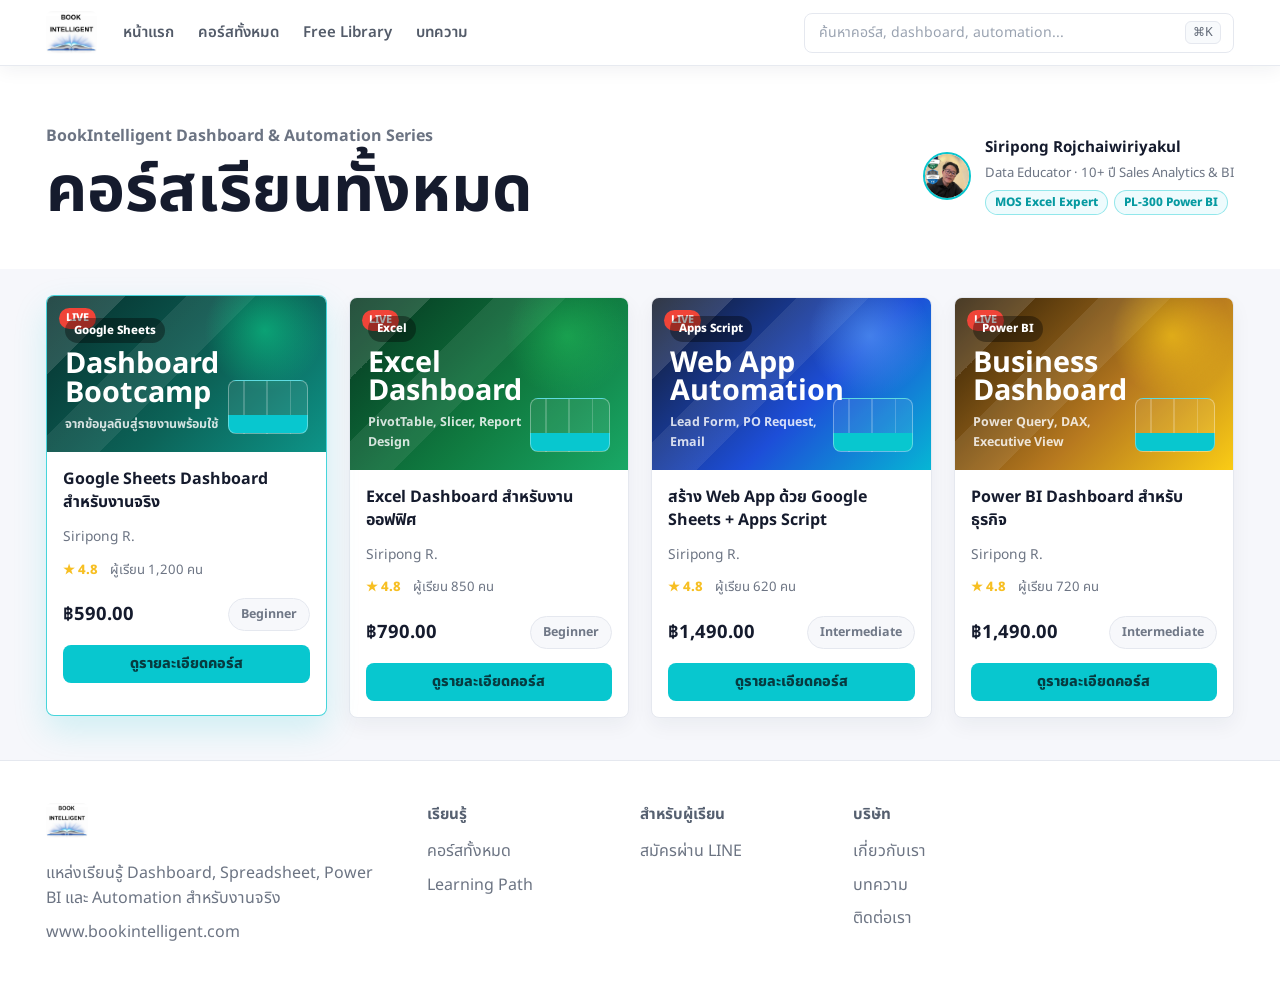
<file: site/index.html>
<!doctype html>
<html lang="th">
<head>
  <meta charset="utf-8">
  <meta name="viewport" content="width=device-width, initial-scale=1">
  <title>BookIntelligent Courses</title>
  <link rel="icon" href="assets/images/logo.jpg">
  <link rel="preconnect" href="https://fonts.googleapis.com">
  <link rel="preconnect" href="https://fonts.gstatic.com" crossorigin>
  <link href="https://fonts.googleapis.com/css2?family=Noto+Sans+Thai:wght@400;500;600;700;800&display=swap" rel="stylesheet">
  <link rel="stylesheet" href="assets/css/styles.css">
</head>
<body>
  <div class="bi-shell">
    <header class="bi-topbar">
      <a class="bi-brand" href="index.html">
        <img src="assets/images/logo.jpg" class="bi-logo" height="44" alt="BookIntelligent">
      </a>
      <nav class="bi-nav" aria-label="Main navigation">
        <a href="index.html">หน้าแรก</a>
        <a href="#courses">คอร์สทั้งหมด</a>
        <a href="https://www.bookintelligent.com/category/template-free/">Free Library</a>
        <a href="https://www.bookintelligent.com/blog/">บทความ</a>
      </nav>
      <form class="bi-search" role="search" id="course-search-form">
        <input id="course-search" type="search" placeholder="ค้นหาคอร์ส, dashboard, automation..." aria-label="ค้นหาคอร์ส">
        <kbd>⌘K</kbd>
      </form>
    </header>

    <main>
      <section class="bi-page-head">
        <div>
          <p>BookIntelligent Dashboard & Automation Series</p>
          <h1>คอร์สเรียนทั้งหมด</h1>
        </div>
        <div class="bi-author-bar">
          <img src="assets/images/siripong-profile.jpg" alt="Siripong Rojchaiwiriyakul" class="bi-author-avatar">
          <div class="bi-author-info">
            <strong>Siripong Rojchaiwiriyakul</strong>
            <span>Data Educator · 10+ ปี Sales Analytics & BI</span>
            <div class="bi-cert-badges">
              <span>MOS Excel Expert</span>
              <span>PL-300 Power BI</span>
            </div>
          </div>
        </div>
      </section>

      <section id="courses" class="bi-catalog">
        <article class="bi-course-card bi-course-card--active" data-course="google sheets dashboard sales expense task spreadsheet beginner">
          <a class="bi-thumb bi-thumb--sheets" href="courses/google-sheets-dashboard.html" aria-label="Google Sheets Dashboard">
            <span class="bi-live">LIVE</span>
            <span class="bi-thumb__tag">Google Sheets</span>
            <strong>Dashboard<br>Bootcamp</strong>
            <small>จากข้อมูลดิบสู่รายงานพร้อมใช้</small>
          </a>
          <div class="bi-course-card__body">
            <h2><a href="courses/google-sheets-dashboard.html">Google Sheets Dashboard สำหรับงานจริง</a></h2>
            <p class="bi-teacher">Siripong R.</p>
            <div class="bi-meta">
              <span class="bi-rating">★ 4.8</span>
              <span>ผู้เรียน 1,200 คน</span>
            </div>
            <div class="bi-card-foot">
              <strong>฿590.00</strong>
              <span>Beginner</span>
            </div>
            <a class="bi-line-link" href="courses/google-sheets-dashboard.html">ดูรายละเอียดคอร์ส</a>
          </div>
        </article>

        <article class="bi-course-card" data-course="excel dashboard pivot table pivotchart slicer timeline office beginner">
          <a class="bi-thumb bi-thumb--excel" href="courses/excel-dashboard.html" aria-label="Excel Dashboard">
            <span class="bi-live">LIVE</span>
            <span class="bi-thumb__tag">Excel</span>
            <strong>Excel<br>Dashboard</strong>
            <small>PivotTable, Slicer, Report Design</small>
          </a>
          <div class="bi-course-card__body">
            <h2><a href="courses/excel-dashboard.html">Excel Dashboard สำหรับงานออฟฟิศ</a></h2>
            <p class="bi-teacher">Siripong R.</p>
            <div class="bi-meta">
              <span class="bi-rating">★ 4.8</span>
              <span>ผู้เรียน 850 คน</span>
            </div>
            <div class="bi-card-foot">
              <strong>฿790.00</strong>
              <span>Beginner</span>
            </div>
            <a class="bi-line-link" href="courses/excel-dashboard.html">ดูรายละเอียดคอร์ส</a>
          </div>
        </article>

        <article class="bi-course-card" data-course="web app apps script google sheets automation lead form booking po request intermediate">
          <a class="bi-thumb bi-thumb--app" href="courses/apps-script-webapp.html" aria-label="Web App Apps Script">
            <span class="bi-live">LIVE</span>
            <span class="bi-thumb__tag">Apps Script</span>
            <strong>Web App<br>Automation</strong>
            <small>Lead Form, PO Request, Email</small>
          </a>
          <div class="bi-course-card__body">
            <h2><a href="courses/apps-script-webapp.html">สร้าง Web App ด้วย Google Sheets + Apps Script</a></h2>
            <p class="bi-teacher">Siripong R.</p>
            <div class="bi-meta">
              <span class="bi-rating">★ 4.8</span>
              <span>ผู้เรียน 620 คน</span>
            </div>
            <div class="bi-card-foot">
              <strong>฿1,490.00</strong>
              <span>Intermediate</span>
            </div>
            <a class="bi-line-link" href="courses/apps-script-webapp.html">ดูรายละเอียดคอร์ส</a>
          </div>
        </article>

        <article class="bi-course-card" data-course="power bi dashboard dax power query data model business intelligence intermediate">
          <a class="bi-thumb bi-thumb--powerbi" href="courses/power-bi-dashboard.html" aria-label="Power BI Dashboard">
            <span class="bi-live">LIVE</span>
            <span class="bi-thumb__tag">Power BI</span>
            <strong>Business<br>Dashboard</strong>
            <small>Power Query, DAX, Executive View</small>
          </a>
          <div class="bi-course-card__body">
            <h2><a href="courses/power-bi-dashboard.html">Power BI Dashboard สำหรับธุรกิจ</a></h2>
            <p class="bi-teacher">Siripong R.</p>
            <div class="bi-meta">
              <span class="bi-rating">★ 4.8</span>
              <span>ผู้เรียน 720 คน</span>
            </div>
            <div class="bi-card-foot">
              <strong>฿1,490.00</strong>
              <span>Intermediate</span>
            </div>
            <a class="bi-line-link" href="courses/power-bi-dashboard.html">ดูรายละเอียดคอร์ส</a>
          </div>
        </article>
      </section>
      <p class="bi-empty" id="course-empty" hidden>ไม่พบคอร์สที่ตรงกับคำค้นหา</p>
    </main>

    <footer class="bi-footer">
      <div>
        <a class="bi-brand bi-brand--footer" href="index.html">
          <img src="assets/images/logo.jpg" class="bi-logo bi-logo--sm" height="36" alt="BookIntelligent">
        </a>
        <p>แหล่งเรียนรู้ Dashboard, Spreadsheet, Power BI และ Automation สำหรับงานจริง</p>
        <a href="https://www.bookintelligent.com/" target="_blank" rel="noopener">www.bookintelligent.com</a>
      </div>
      <div>
        <h3>เรียนรู้</h3>
        <a href="#courses">คอร์สทั้งหมด</a>
        <a href="#courses">Learning Path</a>
      </div>
      <div>
        <h3>สำหรับผู้เรียน</h3>
        <a href="https://line.me/R/ti/p/%40741imcyw" target="_blank" rel="noopener">สมัครผ่าน LINE</a>
      </div>
      <div>
        <h3>บริษัท</h3>
        <a href="https://www.bookintelligent.com/siripong-rojchaiwiriyakul/" target="_blank" rel="noopener">เกี่ยวกับเรา</a>
        <a href="https://www.bookintelligent.com/blog/" target="_blank" rel="noopener">บทความ</a>
        <a href="https://line.me/R/ti/p/%40741imcyw" target="_blank" rel="noopener">ติดต่อเรา</a>
      </div>
    </footer>
  </div>
  <script>
    const searchInput = document.querySelector("#course-search");
    const cards = Array.from(document.querySelectorAll(".bi-course-card"));
    const emptyState = document.querySelector("#course-empty");
    document.querySelector("#course-search-form").addEventListener("submit", (event) => {
      event.preventDefault();
    });
    searchInput.addEventListener("input", () => {
      const query = searchInput.value.trim().toLowerCase();
      let visibleCount = 0;
      cards.forEach((card) => {
        const text = `${card.textContent} ${card.dataset.course}`.toLowerCase();
        const isVisible = text.includes(query);
        card.hidden = !isVisible;
        if (isVisible) visibleCount += 1;
      });
      emptyState.hidden = visibleCount !== 0;
    });
  </script>
</body>
</html>
</file>
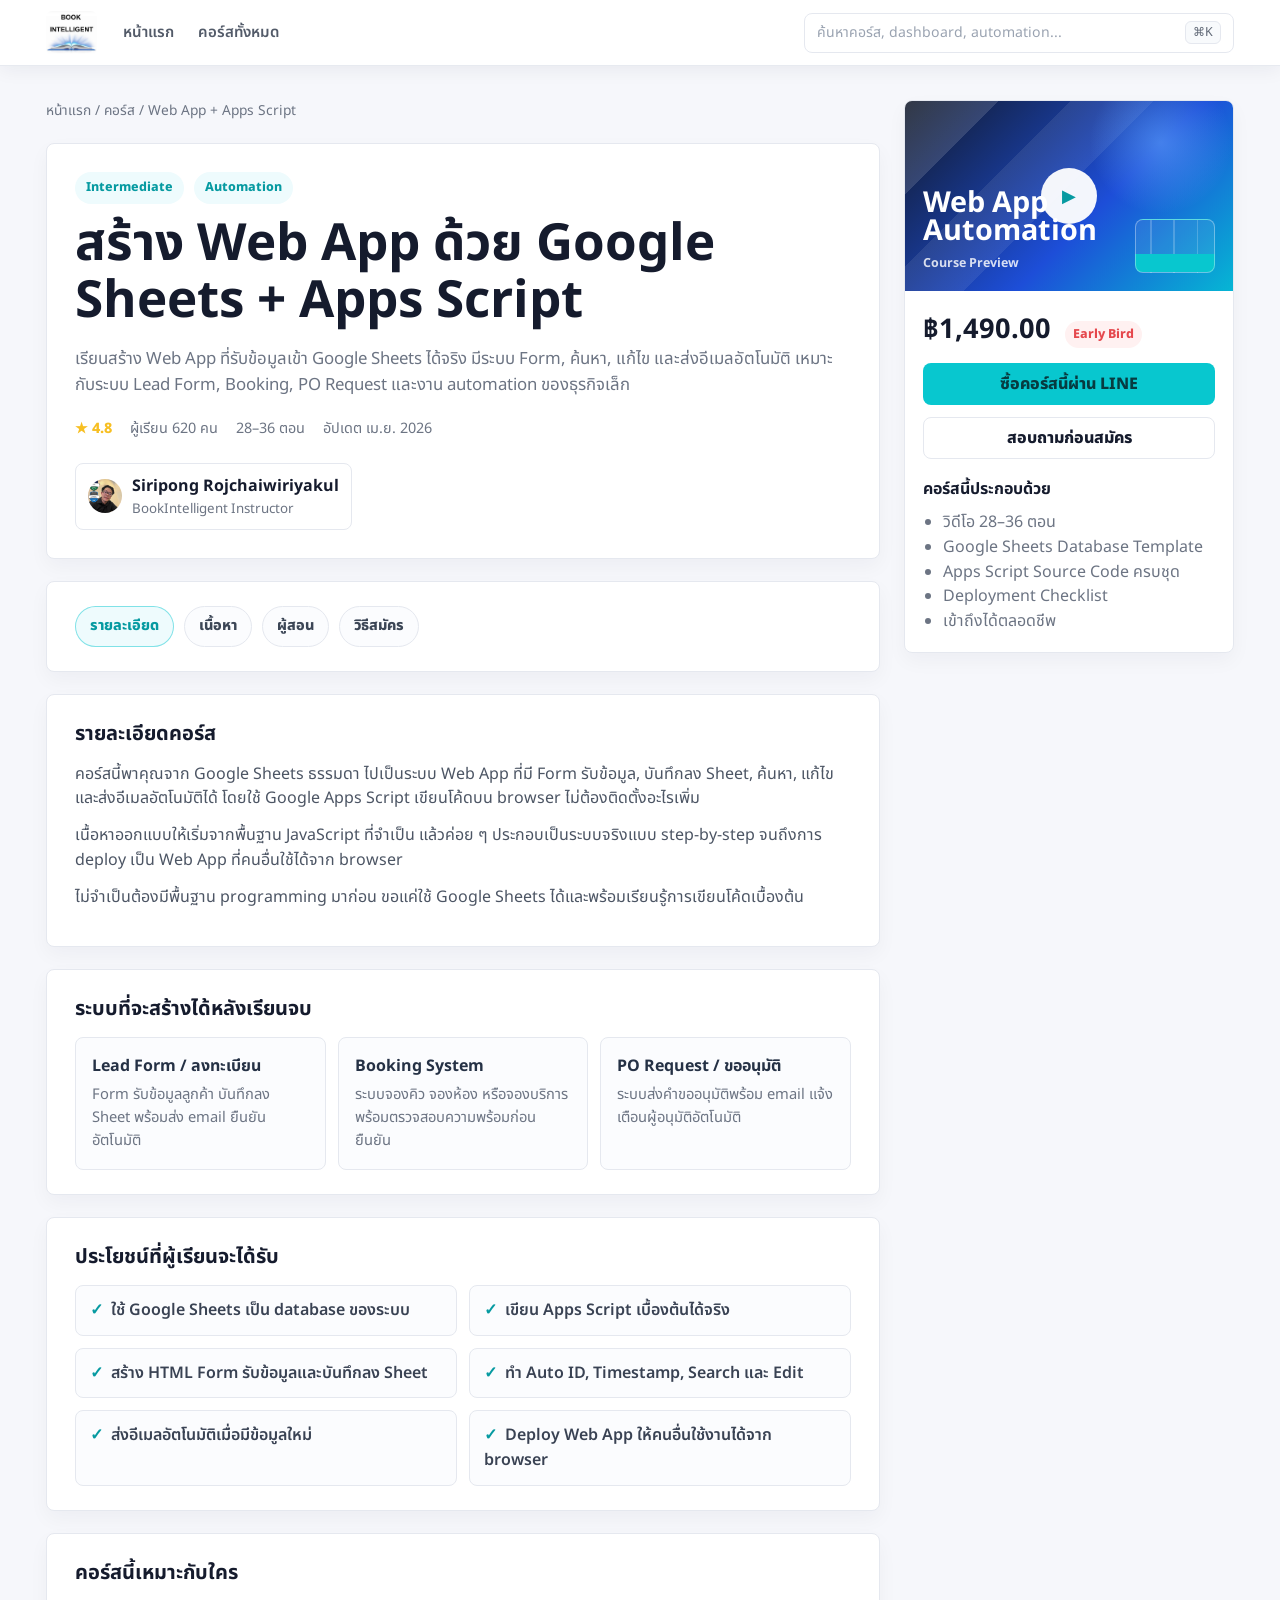
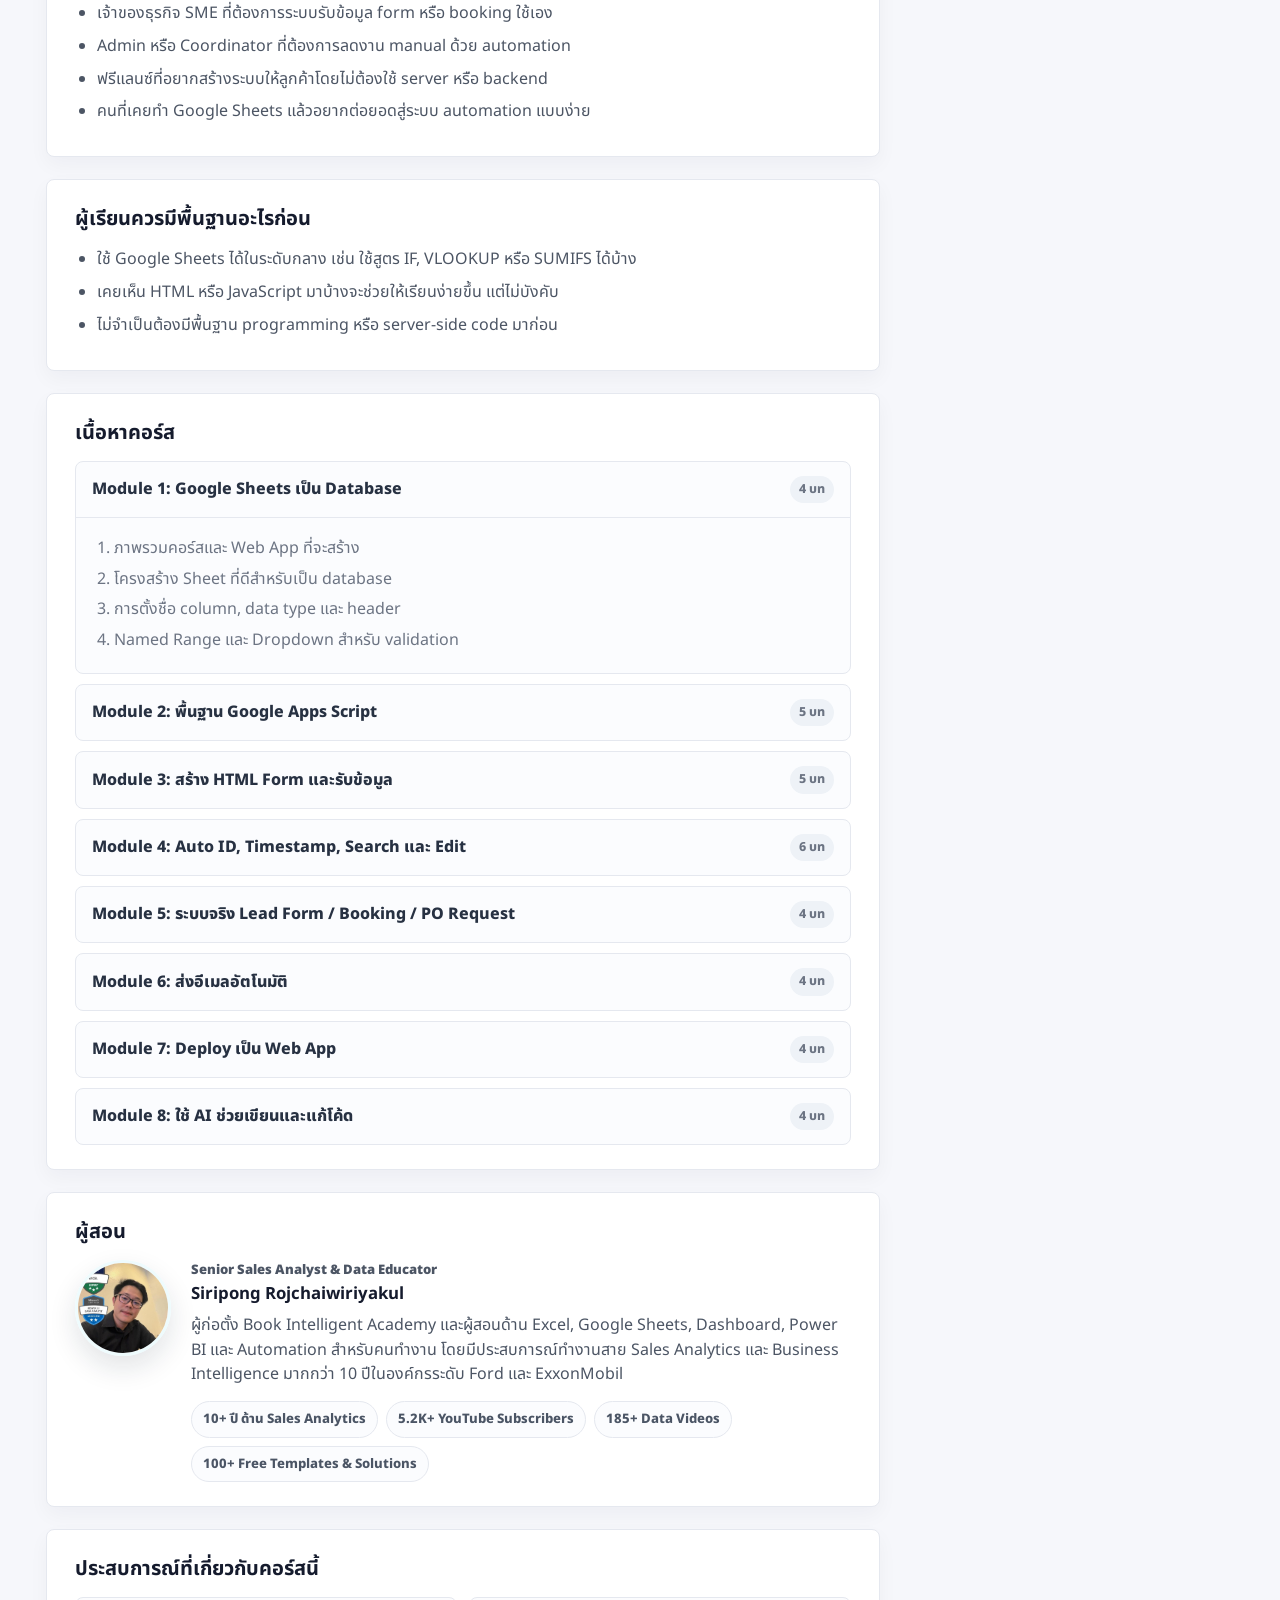
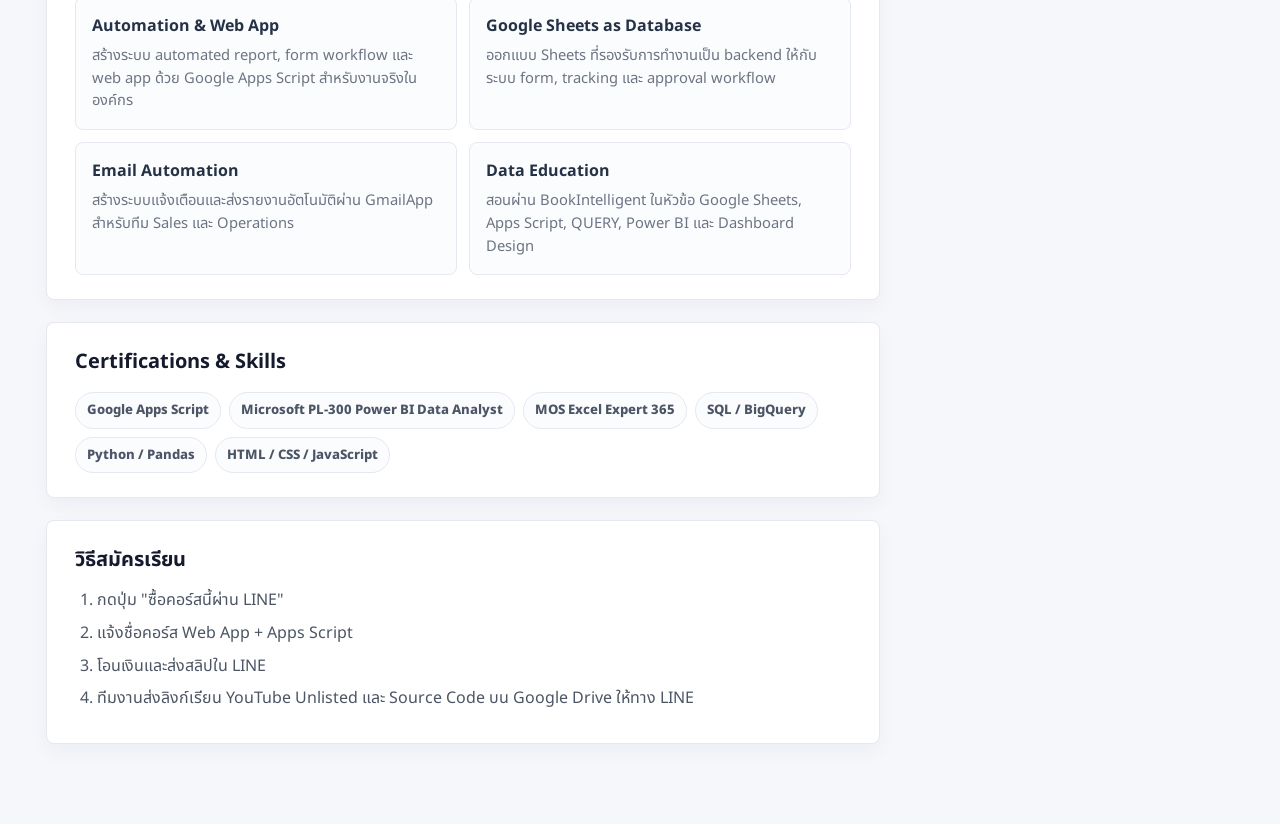
<file: site/courses/apps-script-webapp.html>
<!doctype html>
<html lang="th">
<head>
  <meta charset="utf-8">
  <meta name="viewport" content="width=device-width, initial-scale=1">
  <title>สร้าง Web App ด้วย Google Sheets + Apps Script — BookIntelligent</title>
  <link rel="icon" href="../assets/images/logo.jpg">
  <link rel="preconnect" href="https://fonts.googleapis.com">
  <link rel="preconnect" href="https://fonts.gstatic.com" crossorigin>
  <link href="https://fonts.googleapis.com/css2?family=Noto+Sans+Thai:wght@400;500;600;700;800&display=swap" rel="stylesheet">
  <link rel="stylesheet" href="../assets/css/styles.css">
</head>
<body>
  <div class="bi-shell">
    <header class="bi-topbar">
      <a class="bi-brand" href="../index.html">
        <img src="../assets/images/logo.jpg" class="bi-logo" height="44" alt="BookIntelligent">
      </a>
      <nav class="bi-nav" aria-label="Main navigation">
        <a href="../index.html">หน้าแรก</a>
        <a href="../index.html#courses">คอร์สทั้งหมด</a>
      </nav>
      <form class="bi-search" role="search">
        <span>ค้นหาคอร์ส, dashboard, automation...</span>
        <kbd>⌘K</kbd>
      </form>
    </header>

    <main class="bi-detail-wrap">
      <section class="bi-detail-main">
        <p class="bi-breadcrumb">หน้าแรก / คอร์ส / Web App + Apps Script</p>
        <div class="bi-detail-hero">
          <span class="bi-pill">Intermediate</span>
          <span class="bi-pill">Automation</span>
          <h1>สร้าง Web App ด้วย Google Sheets + Apps Script</h1>
          <p>เรียนสร้าง Web App ที่รับข้อมูลเข้า Google Sheets ได้จริง มีระบบ Form, ค้นหา, แก้ไข และส่งอีเมลอัตโนมัติ เหมาะกับระบบ Lead Form, Booking, PO Request และงาน automation ของธุรกิจเล็ก</p>
          <div class="bi-detail-meta">
            <span class="bi-rating">★ 4.8</span>
            <span>ผู้เรียน 620 คน</span>
            <span>28–36 ตอน</span>
            <span>อัปเดต เม.ย. 2026</span>
          </div>
          <div class="bi-instructor">
            <img src="../assets/images/siripong-profile.jpg" alt="Siripong" style="width:34px;height:34px;border-radius:50%;object-fit:cover;">
            <div>
              <strong>Siripong Rojchaiwiriyakul</strong>
              <small>BookIntelligent Instructor</small>
            </div>
          </div>
        </div>

        <section class="bi-content-box">
          <div class="bi-tabbar" aria-label="Course sections">
            <a href="#details">รายละเอียด</a>
            <a href="#curriculum">เนื้อหา</a>
            <a href="#instructor">ผู้สอน</a>
            <a href="#payment">วิธีสมัคร</a>
          </div>
        </section>

        <section id="details" class="bi-content-box">
          <h2>รายละเอียดคอร์ส</h2>
          <p>คอร์สนี้พาคุณจาก Google Sheets ธรรมดา ไปเป็นระบบ Web App ที่มี Form รับข้อมูล, บันทึกลง Sheet, ค้นหา, แก้ไข และส่งอีเมลอัตโนมัติได้ โดยใช้ Google Apps Script เขียนโค้ดบน browser ไม่ต้องติดตั้งอะไรเพิ่ม</p>
          <p>เนื้อหาออกแบบให้เริ่มจากพื้นฐาน JavaScript ที่จำเป็น แล้วค่อย ๆ ประกอบเป็นระบบจริงแบบ step-by-step จนถึงการ deploy เป็น Web App ที่คนอื่นใช้ได้จาก browser</p>
          <p>ไม่จำเป็นต้องมีพื้นฐาน programming มาก่อน ขอแค่ใช้ Google Sheets ได้และพร้อมเรียนรู้การเขียนโค้ดเบื้องต้น</p>
        </section>

        <section class="bi-content-box">
          <h2>ระบบที่จะสร้างได้หลังเรียนจบ</h2>
          <div class="bi-result-grid">
            <div>
              <strong>Lead Form / ลงทะเบียน</strong>
              <p>Form รับข้อมูลลูกค้า บันทึกลง Sheet พร้อมส่ง email ยืนยันอัตโนมัติ</p>
            </div>
            <div>
              <strong>Booking System</strong>
              <p>ระบบจองคิว จองห้อง หรือจองบริการ พร้อมตรวจสอบความพร้อมก่อนยืนยัน</p>
            </div>
            <div>
              <strong>PO Request / ขออนุมัติ</strong>
              <p>ระบบส่งคำขออนุมัติพร้อม email แจ้งเตือนผู้อนุมัติอัตโนมัติ</p>
            </div>
          </div>
        </section>

        <section class="bi-content-box">
          <h2>ประโยชน์ที่ผู้เรียนจะได้รับ</h2>
          <div class="bi-check-grid">
            <span>ใช้ Google Sheets เป็น database ของระบบ</span>
            <span>เขียน Apps Script เบื้องต้นได้จริง</span>
            <span>สร้าง HTML Form รับข้อมูลและบันทึกลง Sheet</span>
            <span>ทำ Auto ID, Timestamp, Search และ Edit</span>
            <span>ส่งอีเมลอัตโนมัติเมื่อมีข้อมูลใหม่</span>
            <span>Deploy Web App ให้คนอื่นใช้งานได้จาก browser</span>
          </div>
        </section>

        <section class="bi-content-box">
          <h2>คอร์สนี้เหมาะกับใคร</h2>
          <ul class="bi-bullet-list">
            <li>เจ้าของธุรกิจ SME ที่ต้องการระบบรับข้อมูล form หรือ booking ใช้เอง</li>
            <li>Admin หรือ Coordinator ที่ต้องการลดงาน manual ด้วย automation</li>
            <li>ฟรีแลนซ์ที่อยากสร้างระบบให้ลูกค้าโดยไม่ต้องใช้ server หรือ backend</li>
            <li>คนที่เคยทำ Google Sheets แล้วอยากต่อยอดสู่ระบบ automation แบบง่าย</li>
          </ul>
        </section>

        <section class="bi-content-box">
          <h2>ผู้เรียนควรมีพื้นฐานอะไรก่อน</h2>
          <ul class="bi-bullet-list">
            <li>ใช้ Google Sheets ได้ในระดับกลาง เช่น ใช้สูตร IF, VLOOKUP หรือ SUMIFS ได้บ้าง</li>
            <li>เคยเห็น HTML หรือ JavaScript มาบ้างจะช่วยให้เรียนง่ายขึ้น แต่ไม่บังคับ</li>
            <li>ไม่จำเป็นต้องมีพื้นฐาน programming หรือ server-side code มาก่อน</li>
          </ul>
        </section>

        <section id="curriculum" class="bi-content-box">
          <h2>เนื้อหาคอร์ส</h2>
          <div class="bi-curriculum">
            <details open>
              <summary>Module 1: Google Sheets เป็น Database <span>4 บท</span></summary>
              <ol>
                <li>ภาพรวมคอร์สและ Web App ที่จะสร้าง</li>
                <li>โครงสร้าง Sheet ที่ดีสำหรับเป็น database</li>
                <li>การตั้งชื่อ column, data type และ header</li>
                <li>Named Range และ Dropdown สำหรับ validation</li>
              </ol>
            </details>
            <details>
              <summary>Module 2: พื้นฐาน Google Apps Script <span>5 บท</span></summary>
              <ol>
                <li>Apps Script คืออะไร และเข้าถึงได้อย่างไร</li>
                <li>JavaScript พื้นฐานที่จำเป็น: variable, function, array, object</li>
                <li>อ่านและเขียนข้อมูลลง Google Sheet ด้วย Script</li>
                <li>วนซ้ำข้อมูลด้วย loop และเงื่อนไข if/else</li>
                <li>Debug และแก้ error เบื้องต้นใน Apps Script</li>
              </ol>
            </details>
            <details>
              <summary>Module 3: สร้าง HTML Form และรับข้อมูล <span>5 บท</span></summary>
              <ol>
                <li>HTML Form เบื้องต้น: input, select, textarea, button</li>
                <li>ส่งข้อมูลจาก Form ไป Apps Script ด้วย google.script.run</li>
                <li>บันทึกข้อมูลลง Sheet และแจ้งผลสำเร็จ/ล้มเหลว</li>
                <li>Validation ข้อมูลก่อนบันทึก</li>
                <li>สร้าง Form ที่ดูดีด้วย CSS เบื้องต้น</li>
              </ol>
            </details>
            <details>
              <summary>Module 4: Auto ID, Timestamp, Search และ Edit <span>6 บท</span></summary>
              <ol>
                <li>สร้าง Auto ID อัตโนมัติทุกครั้งที่บันทึก</li>
                <li>เพิ่ม Timestamp วันที่และเวลาอัตโนมัติ</li>
                <li>แสดงข้อมูลทั้งหมดจาก Sheet ในตาราง HTML</li>
                <li>ค้นหาข้อมูลด้วย keyword</li>
                <li>แก้ไขและอัปเดตข้อมูลที่มีอยู่ใน Sheet</li>
                <li>ลบข้อมูลพร้อม confirm dialog</li>
              </ol>
            </details>
            <details>
              <summary>Module 5: ระบบจริง Lead Form / Booking / PO Request <span>4 บท</span></summary>
              <ol>
                <li>สร้างระบบ Lead Form / ลงทะเบียนครบวงจร</li>
                <li>สร้างระบบ Booking คิวหรือบริการ</li>
                <li>สร้างระบบ PO Request / ขออนุมัติ</li>
                <li>ปรับ template ให้เข้ากับงานของตัวเอง</li>
              </ol>
            </details>
            <details>
              <summary>Module 6: ส่งอีเมลอัตโนมัติ <span>4 บท</span></summary>
              <ol>
                <li>ส่งอีเมลด้วย GmailApp.sendEmail()</li>
                <li>ออกแบบ email template แบบ HTML</li>
                <li>ส่งอีเมลแจ้งเตือนเมื่อมีข้อมูลใหม่</li>
                <li>ตั้ง Trigger อัตโนมัติเมื่อมีการบันทึกข้อมูล</li>
              </ol>
            </details>
            <details>
              <summary>Module 7: Deploy เป็น Web App <span>4 บท</span></summary>
              <ol>
                <li>Deploy Apps Script เป็น Web App</li>
                <li>ตั้งค่าสิทธิ์ผู้ใช้: Anyone, Organization, Specific</li>
                <li>แชร์ link ให้คนอื่นใช้งาน</li>
                <li>อัปเดต Web App หลัง deploy แล้ว</li>
              </ol>
            </details>
            <details>
              <summary>Module 8: ใช้ AI ช่วยเขียนและแก้โค้ด <span>4 บท</span></summary>
              <ol>
                <li>prompt ให้ AI เขียน Apps Script ได้ถูกต้อง</li>
                <li>แก้ error ด้วย AI เมื่อโค้ดพัง</li>
                <li>ใช้ Gemini ใน Google Sheets ช่วยสร้าง formula และ script</li>
                <li>แนวทางต่อยอด: ขยาย feature และดูแลระบบต่อเนื่อง</li>
              </ol>
            </details>
          </div>
        </section>

        <section id="instructor" class="bi-content-box">
          <h2>ผู้สอน</h2>
          <div class="bi-instructor-panel bi-instructor-panel--profile">
            <img src="../assets/images/siripong-profile.jpg" alt="Siripong Rojchaiwiriyakul">
            <div>
              <p class="bi-instructor-kicker">Senior Sales Analyst & Data Educator</p>
              <h3><a href="https://www.bookintelligent.com/siripong-rojchaiwiriyakul/" target="_blank" rel="noopener">Siripong Rojchaiwiriyakul</a></h3>
              <p>ผู้ก่อตั้ง Book Intelligent Academy และผู้สอนด้าน Excel, Google Sheets, Dashboard, Power BI และ Automation สำหรับคนทำงาน โดยมีประสบการณ์ทำงานสาย Sales Analytics และ Business Intelligence มากกว่า 10 ปีในองค์กรระดับ Ford และ ExxonMobil</p>
              <div class="bi-instructor-stats">
                <span>10+ ปี ด้าน Sales Analytics</span>
                <span>5.2K+ YouTube Subscribers</span>
                <span>185+ Data Videos</span>
                <span>100+ Free Templates & Solutions</span>
              </div>
            </div>
          </div>
        </section>

        <section class="bi-content-box">
          <h2>ประสบการณ์ที่เกี่ยวกับคอร์สนี้</h2>
          <div class="bi-experience-grid">
            <div>
              <strong>Automation & Web App</strong>
              <p>สร้างระบบ automated report, form workflow และ web app ด้วย Google Apps Script สำหรับงานจริงในองค์กร</p>
            </div>
            <div>
              <strong>Google Sheets as Database</strong>
              <p>ออกแบบ Sheets ที่รองรับการทำงานเป็น backend ให้กับระบบ form, tracking และ approval workflow</p>
            </div>
            <div>
              <strong>Email Automation</strong>
              <p>สร้างระบบแจ้งเตือนและส่งรายงานอัตโนมัติผ่าน GmailApp สำหรับทีม Sales และ Operations</p>
            </div>
            <div>
              <strong>Data Education</strong>
              <p>สอนผ่าน BookIntelligent ในหัวข้อ Google Sheets, Apps Script, QUERY, Power BI และ Dashboard Design</p>
            </div>
          </div>
        </section>

        <section class="bi-content-box">
          <h2>Certifications & Skills</h2>
          <div class="bi-skill-tags">
            <span>Google Apps Script</span>
            <span>Microsoft PL-300 Power BI Data Analyst</span>
            <span>MOS Excel Expert 365</span>
            <span>SQL / BigQuery</span>
            <span>Python / Pandas</span>
            <span>HTML / CSS / JavaScript</span>
          </div>
        </section>

        <section id="payment" class="bi-content-box">
          <h2>วิธีสมัครเรียน</h2>
          <ol class="bi-number-list">
            <li>กดปุ่ม "ซื้อคอร์สนี้ผ่าน LINE"</li>
            <li>แจ้งชื่อคอร์ส Web App + Apps Script</li>
            <li>โอนเงินและส่งสลิปใน LINE</li>
            <li>ทีมงานส่งลิงก์เรียน YouTube Unlisted และ Source Code บน Google Drive ให้ทาง LINE</li>
          </ol>
        </section>
      </section>

      <aside class="bi-buy-card">
        <a class="bi-thumb bi-thumb--app bi-thumb--video" href="#">
          <span class="bi-play">▶</span>
          <strong>Web App<br>Automation</strong>
          <small>Course Preview</small>
        </a>
        <div class="bi-buy-card__body">
          <strong class="bi-price">฿1,490.00</strong>
          <span class="bi-discount">Early Bird</span>
          <a class="bi-buy-button" href="https://line.me/R/ti/p/%40741imcyw" target="_blank" rel="noopener">ซื้อคอร์สนี้ผ่าน LINE</a>
          <a class="bi-secondary-button" href="https://line.me/R/ti/p/%40741imcyw" target="_blank" rel="noopener">สอบถามก่อนสมัคร</a>
          <h3>คอร์สนี้ประกอบด้วย</h3>
          <ul>
            <li>วิดีโอ 28–36 ตอน</li>
            <li>Google Sheets Database Template</li>
            <li>Apps Script Source Code ครบชุด</li>
            <li>Deployment Checklist</li>
            <li>เข้าถึงได้ตลอดชีพ</li>
          </ul>
        </div>
      </aside>
    </main>
  </div>
</body>
</html>
</file>
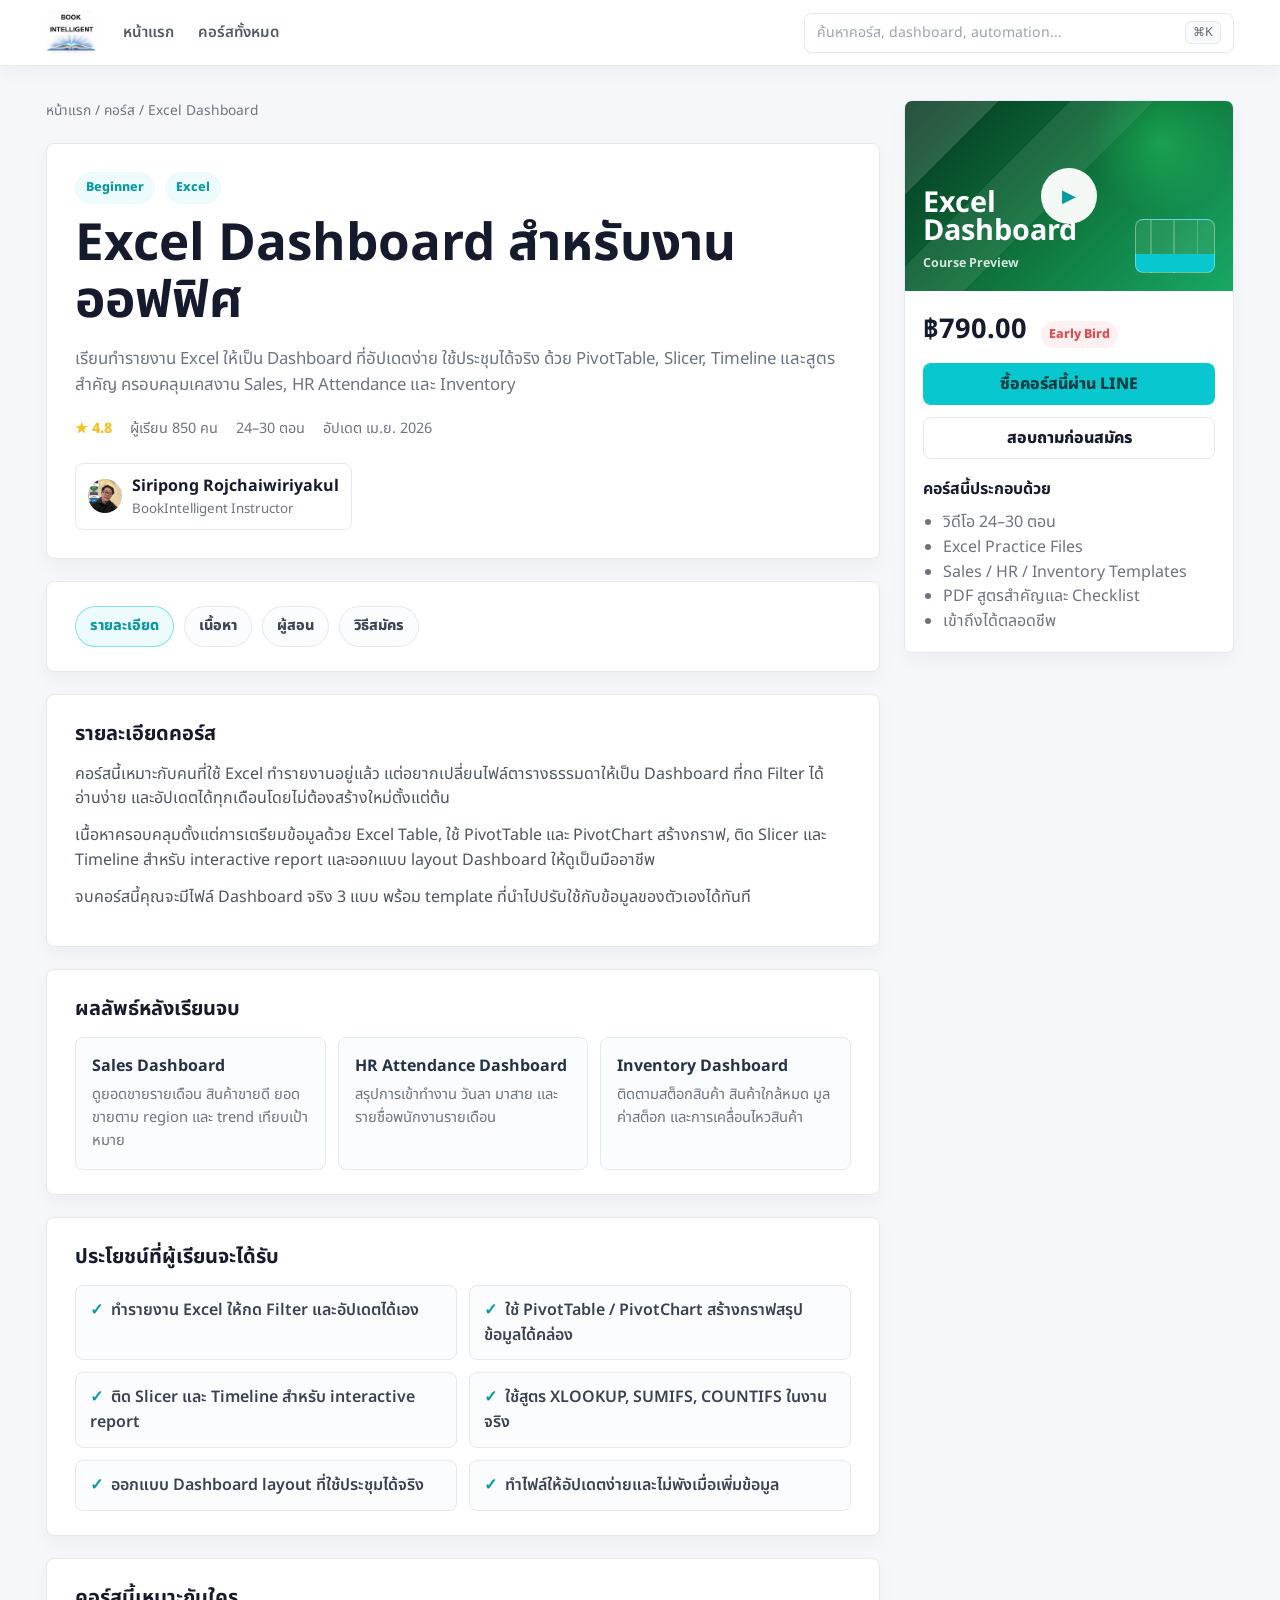
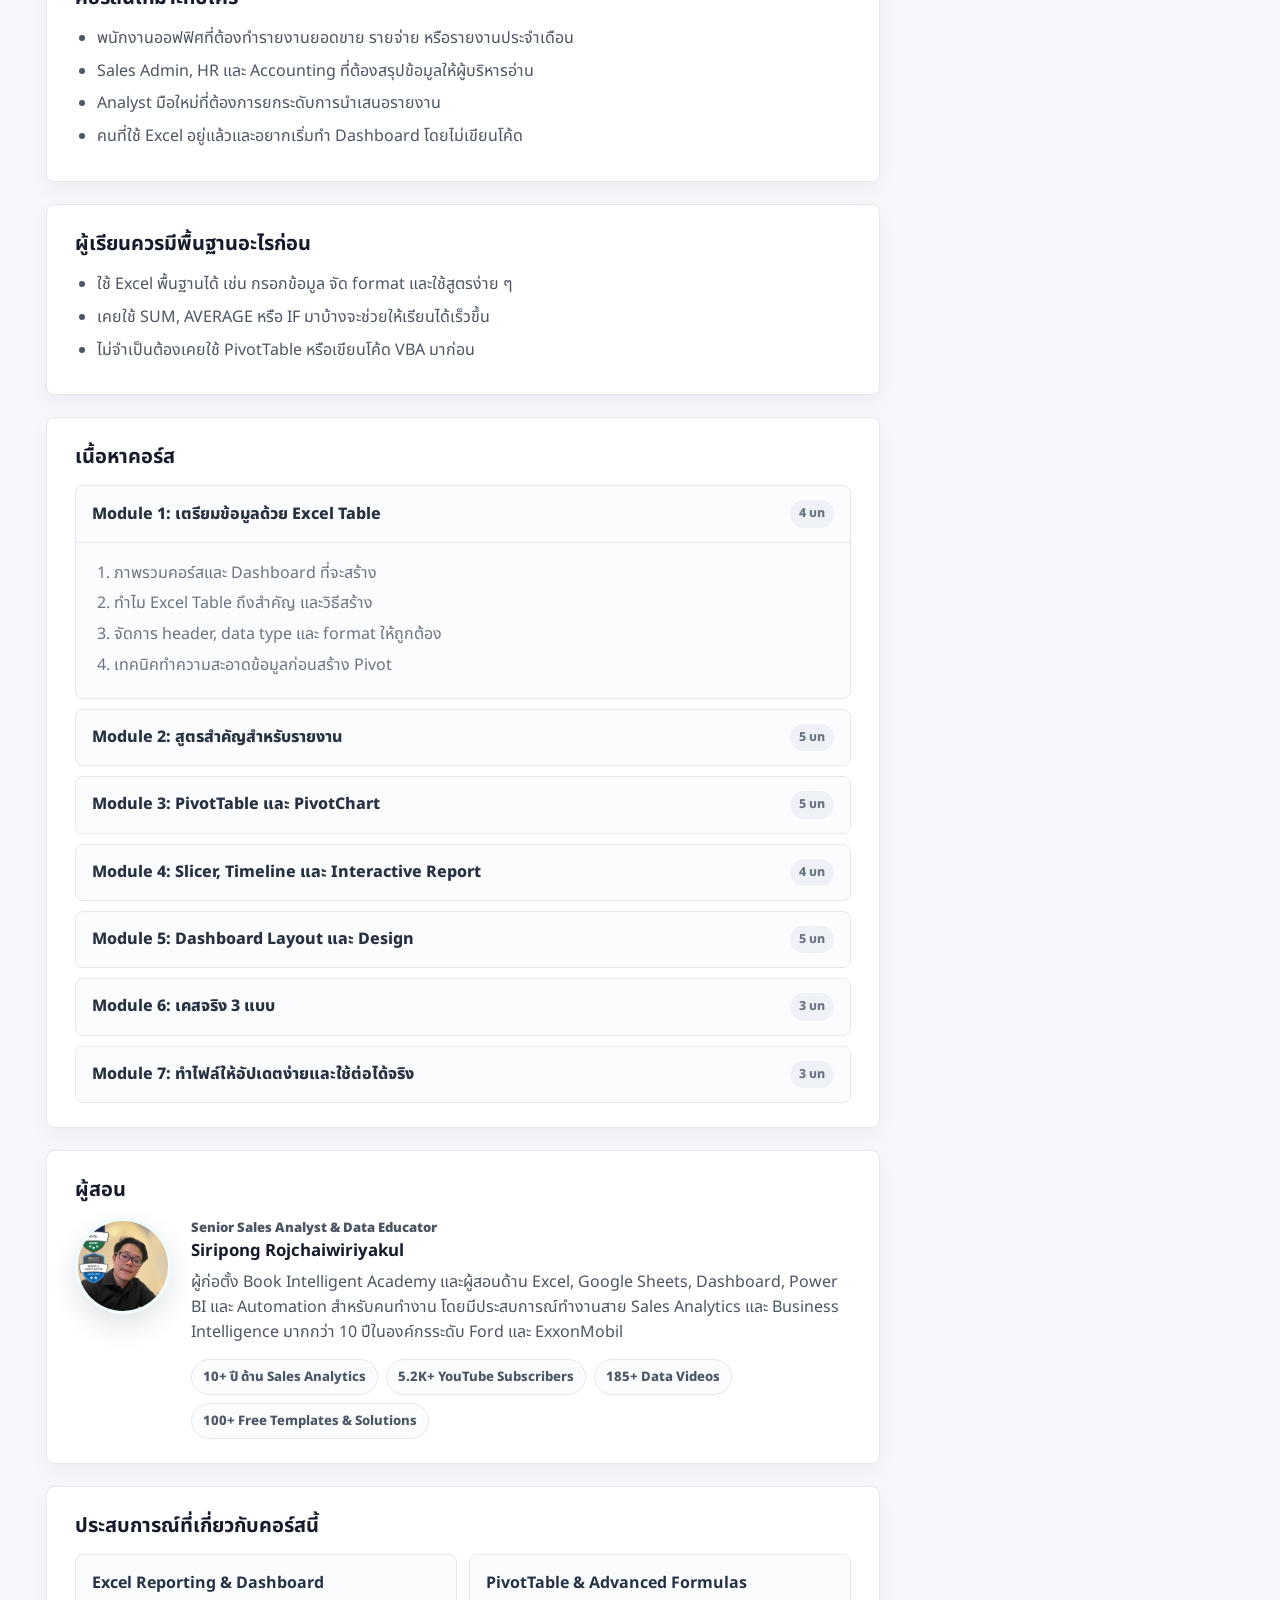
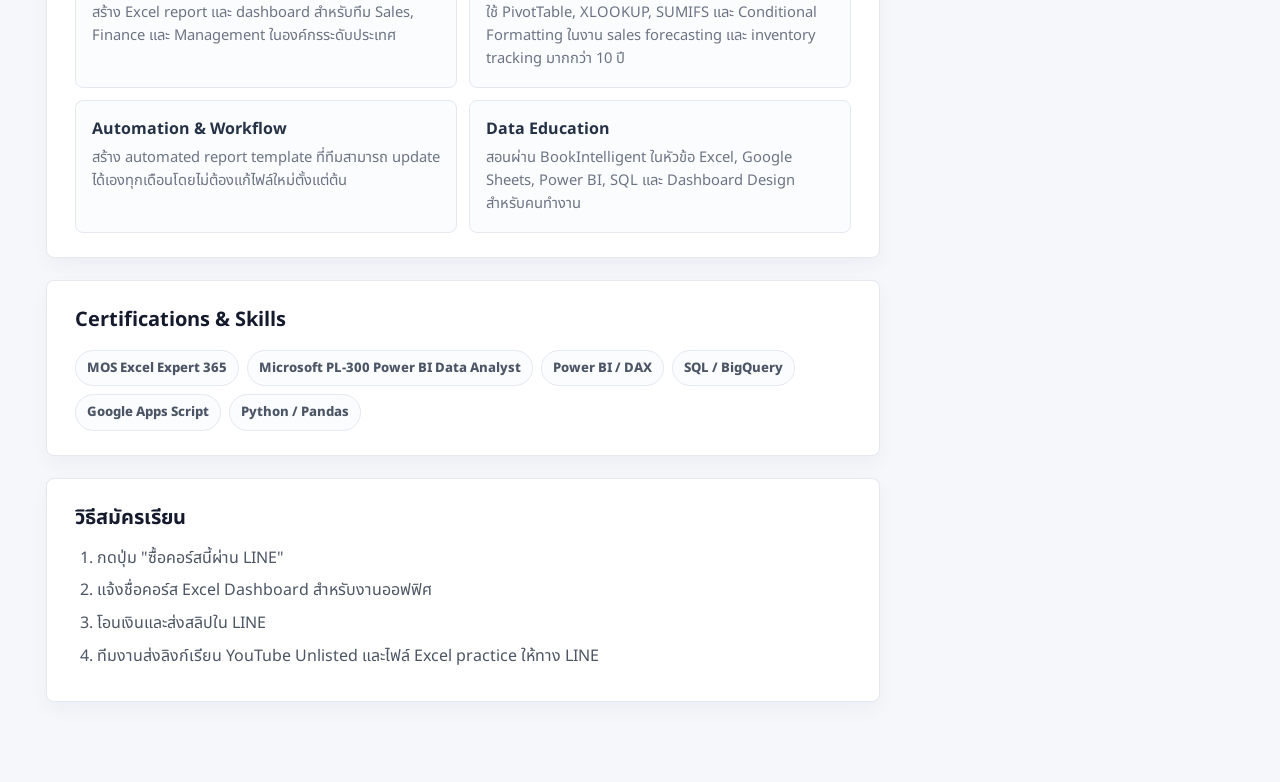
<file: site/courses/excel-dashboard.html>
<!doctype html>
<html lang="th">
<head>
  <meta charset="utf-8">
  <meta name="viewport" content="width=device-width, initial-scale=1">
  <title>Excel Dashboard สำหรับงานออฟฟิศ — BookIntelligent</title>
  <link rel="icon" href="../assets/images/logo.jpg">
  <link rel="preconnect" href="https://fonts.googleapis.com">
  <link rel="preconnect" href="https://fonts.gstatic.com" crossorigin>
  <link href="https://fonts.googleapis.com/css2?family=Noto+Sans+Thai:wght@400;500;600;700;800&display=swap" rel="stylesheet">
  <link rel="stylesheet" href="../assets/css/styles.css">
</head>
<body>
  <div class="bi-shell">
    <header class="bi-topbar">
      <a class="bi-brand" href="../index.html">
        <img src="../assets/images/logo.jpg" class="bi-logo" height="44" alt="BookIntelligent">
      </a>
      <nav class="bi-nav" aria-label="Main navigation">
        <a href="../index.html">หน้าแรก</a>
        <a href="../index.html#courses">คอร์สทั้งหมด</a>
      </nav>
      <form class="bi-search" role="search">
        <span>ค้นหาคอร์ส, dashboard, automation...</span>
        <kbd>⌘K</kbd>
      </form>
    </header>

    <main class="bi-detail-wrap">
      <section class="bi-detail-main">
        <p class="bi-breadcrumb">หน้าแรก / คอร์ส / Excel Dashboard</p>
        <div class="bi-detail-hero">
          <span class="bi-pill">Beginner</span>
          <span class="bi-pill">Excel</span>
          <h1>Excel Dashboard สำหรับงานออฟฟิศ</h1>
          <p>เรียนทำรายงาน Excel ให้เป็น Dashboard ที่อัปเดตง่าย ใช้ประชุมได้จริง ด้วย PivotTable, Slicer, Timeline และสูตรสำคัญ ครอบคลุมเคสงาน Sales, HR Attendance และ Inventory</p>
          <div class="bi-detail-meta">
            <span class="bi-rating">★ 4.8</span>
            <span>ผู้เรียน 850 คน</span>
            <span>24–30 ตอน</span>
            <span>อัปเดต เม.ย. 2026</span>
          </div>
          <div class="bi-instructor">
            <img src="../assets/images/siripong-profile.jpg" alt="Siripong" style="width:34px;height:34px;border-radius:50%;object-fit:cover;">
            <div>
              <strong>Siripong Rojchaiwiriyakul</strong>
              <small>BookIntelligent Instructor</small>
            </div>
          </div>
        </div>

        <section class="bi-content-box">
          <div class="bi-tabbar" aria-label="Course sections">
            <a href="#details">รายละเอียด</a>
            <a href="#curriculum">เนื้อหา</a>
            <a href="#instructor">ผู้สอน</a>
            <a href="#payment">วิธีสมัคร</a>
          </div>
        </section>

        <section id="details" class="bi-content-box">
          <h2>รายละเอียดคอร์ส</h2>
          <p>คอร์สนี้เหมาะกับคนที่ใช้ Excel ทำรายงานอยู่แล้ว แต่อยากเปลี่ยนไฟล์ตารางธรรมดาให้เป็น Dashboard ที่กด Filter ได้ อ่านง่าย และอัปเดตได้ทุกเดือนโดยไม่ต้องสร้างใหม่ตั้งแต่ต้น</p>
          <p>เนื้อหาครอบคลุมตั้งแต่การเตรียมข้อมูลด้วย Excel Table, ใช้ PivotTable และ PivotChart สร้างกราฟ, ติด Slicer และ Timeline สำหรับ interactive report และออกแบบ layout Dashboard ให้ดูเป็นมืออาชีพ</p>
          <p>จบคอร์สนี้คุณจะมีไฟล์ Dashboard จริง 3 แบบ พร้อม template ที่นำไปปรับใช้กับข้อมูลของตัวเองได้ทันที</p>
        </section>

        <section class="bi-content-box">
          <h2>ผลลัพธ์หลังเรียนจบ</h2>
          <div class="bi-result-grid">
            <div>
              <strong>Sales Dashboard</strong>
              <p>ดูยอดขายรายเดือน สินค้าขายดี ยอดขายตาม region และ trend เทียบเป้าหมาย</p>
            </div>
            <div>
              <strong>HR Attendance Dashboard</strong>
              <p>สรุปการเข้าทำงาน วันลา มาสาย และรายชื่อพนักงานรายเดือน</p>
            </div>
            <div>
              <strong>Inventory Dashboard</strong>
              <p>ติดตามสต็อกสินค้า สินค้าใกล้หมด มูลค่าสต็อก และการเคลื่อนไหวสินค้า</p>
            </div>
          </div>
        </section>

        <section class="bi-content-box">
          <h2>ประโยชน์ที่ผู้เรียนจะได้รับ</h2>
          <div class="bi-check-grid">
            <span>ทำรายงาน Excel ให้กด Filter และอัปเดตได้เอง</span>
            <span>ใช้ PivotTable / PivotChart สร้างกราฟสรุปข้อมูลได้คล่อง</span>
            <span>ติด Slicer และ Timeline สำหรับ interactive report</span>
            <span>ใช้สูตร XLOOKUP, SUMIFS, COUNTIFS ในงานจริง</span>
            <span>ออกแบบ Dashboard layout ที่ใช้ประชุมได้จริง</span>
            <span>ทำไฟล์ให้อัปเดตง่ายและไม่พังเมื่อเพิ่มข้อมูล</span>
          </div>
        </section>

        <section class="bi-content-box">
          <h2>คอร์สนี้เหมาะกับใคร</h2>
          <ul class="bi-bullet-list">
            <li>พนักงานออฟฟิศที่ต้องทำรายงานยอดขาย รายจ่าย หรือรายงานประจำเดือน</li>
            <li>Sales Admin, HR และ Accounting ที่ต้องสรุปข้อมูลให้ผู้บริหารอ่าน</li>
            <li>Analyst มือใหม่ที่ต้องการยกระดับการนำเสนอรายงาน</li>
            <li>คนที่ใช้ Excel อยู่แล้วและอยากเริ่มทำ Dashboard โดยไม่เขียนโค้ด</li>
          </ul>
        </section>

        <section class="bi-content-box">
          <h2>ผู้เรียนควรมีพื้นฐานอะไรก่อน</h2>
          <ul class="bi-bullet-list">
            <li>ใช้ Excel พื้นฐานได้ เช่น กรอกข้อมูล จัด format และใช้สูตรง่าย ๆ</li>
            <li>เคยใช้ SUM, AVERAGE หรือ IF มาบ้างจะช่วยให้เรียนได้เร็วขึ้น</li>
            <li>ไม่จำเป็นต้องเคยใช้ PivotTable หรือเขียนโค้ด VBA มาก่อน</li>
          </ul>
        </section>

        <section id="curriculum" class="bi-content-box">
          <h2>เนื้อหาคอร์ส</h2>
          <div class="bi-curriculum">
            <details open>
              <summary>Module 1: เตรียมข้อมูลด้วย Excel Table <span>4 บท</span></summary>
              <ol>
                <li>ภาพรวมคอร์สและ Dashboard ที่จะสร้าง</li>
                <li>ทำไม Excel Table ถึงสำคัญ และวิธีสร้าง</li>
                <li>จัดการ header, data type และ format ให้ถูกต้อง</li>
                <li>เทคนิคทำความสะอาดข้อมูลก่อนสร้าง Pivot</li>
              </ol>
            </details>
            <details>
              <summary>Module 2: สูตรสำคัญสำหรับรายงาน <span>5 บท</span></summary>
              <ol>
                <li>SUMIFS และ COUNTIFS สำหรับสรุปตามเงื่อนไข</li>
                <li>XLOOKUP แทน VLOOKUP ใช้งานง่ายกว่า</li>
                <li>IF / IFS สำหรับจัดหมวดหมู่และสถานะ</li>
                <li>TEXT, MONTH, YEAR สำหรับจัดการวันที่</li>
                <li>IFERROR และการป้องกันสูตรแสดง error</li>
              </ol>
            </details>
            <details>
              <summary>Module 3: PivotTable และ PivotChart <span>5 บท</span></summary>
              <ol>
                <li>สร้าง PivotTable ตั้งแต่ต้นและตั้งค่าสำคัญ</li>
                <li>จัด Row, Column, Values และ Filter field</li>
                <li>Grouping วันที่ เดือน ไตรมาส ปี</li>
                <li>สร้าง PivotChart และเลือก chart type ที่เหมาะกับข้อมูล</li>
                <li>ปรับแต่ง PivotChart ให้ดูเป็นมืออาชีพ</li>
              </ol>
            </details>
            <details>
              <summary>Module 4: Slicer, Timeline และ Interactive Report <span>4 บท</span></summary>
              <ol>
                <li>เพิ่ม Slicer สำหรับ filter ตามหมวดหมู่</li>
                <li>เพิ่ม Timeline สำหรับ filter ตามช่วงเวลา</li>
                <li>เชื่อม Slicer กับ Pivot หลายตัวพร้อมกัน</li>
                <li>ออกแบบ Slicer และ Timeline ให้ดูสวยงาม</li>
              </ol>
            </details>
            <details>
              <summary>Module 5: Dashboard Layout และ Design <span>5 บท</span></summary>
              <ol>
                <li>วาง layout Dashboard บน worksheet</li>
                <li>สร้าง KPI Card ด้วยสูตรและ formatting</li>
                <li>Conditional Formatting สำหรับ highlight ข้อมูลสำคัญ</li>
                <li>ปรับสี ฟอนต์ และระยะห่างให้อ่านง่าย</li>
                <li>ซ่อน gridline, row/column header และปรับ zoom ให้เหมาะกับการนำเสนอ</li>
              </ol>
            </details>
            <details>
              <summary>Module 6: เคสจริง 3 แบบ <span>3 บท</span></summary>
              <ol>
                <li>Sales Dashboard: ยอดขายรายเดือน สินค้าขายดี และ trend</li>
                <li>HR Attendance Dashboard: การเข้างาน วันลา และมาสาย</li>
                <li>Inventory Dashboard: สต็อกสินค้า สินค้าใกล้หมด และมูลค่าสต็อก</li>
              </ol>
            </details>
            <details>
              <summary>Module 7: ทำไฟล์ให้อัปเดตง่ายและใช้ต่อได้จริง <span>3 บท</span></summary>
              <ol>
                <li>วิธีเพิ่มข้อมูลใหม่โดยไม่ให้ Pivot และ Chart เสีย</li>
                <li>ป้องกันสูตรและ format ไม่ให้ถูกแก้โดยไม่ตั้งใจ</li>
                <li>Checklist Dashboard ก่อนส่งหรือนำเสนอ</li>
              </ol>
            </details>
          </div>
        </section>

        <section id="instructor" class="bi-content-box">
          <h2>ผู้สอน</h2>
          <div class="bi-instructor-panel bi-instructor-panel--profile">
            <img src="../assets/images/siripong-profile.jpg" alt="Siripong Rojchaiwiriyakul">
            <div>
              <p class="bi-instructor-kicker">Senior Sales Analyst & Data Educator</p>
              <h3><a href="https://www.bookintelligent.com/siripong-rojchaiwiriyakul/" target="_blank" rel="noopener">Siripong Rojchaiwiriyakul</a></h3>
              <p>ผู้ก่อตั้ง Book Intelligent Academy และผู้สอนด้าน Excel, Google Sheets, Dashboard, Power BI และ Automation สำหรับคนทำงาน โดยมีประสบการณ์ทำงานสาย Sales Analytics และ Business Intelligence มากกว่า 10 ปีในองค์กรระดับ Ford และ ExxonMobil</p>
              <div class="bi-instructor-stats">
                <span>10+ ปี ด้าน Sales Analytics</span>
                <span>5.2K+ YouTube Subscribers</span>
                <span>185+ Data Videos</span>
                <span>100+ Free Templates & Solutions</span>
              </div>
            </div>
          </div>
        </section>

        <section class="bi-content-box">
          <h2>ประสบการณ์ที่เกี่ยวกับคอร์สนี้</h2>
          <div class="bi-experience-grid">
            <div>
              <strong>Excel Reporting & Dashboard</strong>
              <p>สร้าง Excel report และ dashboard สำหรับทีม Sales, Finance และ Management ในองค์กรระดับประเทศ</p>
            </div>
            <div>
              <strong>PivotTable & Advanced Formulas</strong>
              <p>ใช้ PivotTable, XLOOKUP, SUMIFS และ Conditional Formatting ในงาน sales forecasting และ inventory tracking มากกว่า 10 ปี</p>
            </div>
            <div>
              <strong>Automation & Workflow</strong>
              <p>สร้าง automated report template ที่ทีมสามารถ update ได้เองทุกเดือนโดยไม่ต้องแก้ไฟล์ใหม่ตั้งแต่ต้น</p>
            </div>
            <div>
              <strong>Data Education</strong>
              <p>สอนผ่าน BookIntelligent ในหัวข้อ Excel, Google Sheets, Power BI, SQL และ Dashboard Design สำหรับคนทำงาน</p>
            </div>
          </div>
        </section>

        <section class="bi-content-box">
          <h2>Certifications & Skills</h2>
          <div class="bi-skill-tags">
            <span>MOS Excel Expert 365</span>
            <span>Microsoft PL-300 Power BI Data Analyst</span>
            <span>Power BI / DAX</span>
            <span>SQL / BigQuery</span>
            <span>Google Apps Script</span>
            <span>Python / Pandas</span>
          </div>
        </section>

        <section id="payment" class="bi-content-box">
          <h2>วิธีสมัครเรียน</h2>
          <ol class="bi-number-list">
            <li>กดปุ่ม "ซื้อคอร์สนี้ผ่าน LINE"</li>
            <li>แจ้งชื่อคอร์ส Excel Dashboard สำหรับงานออฟฟิศ</li>
            <li>โอนเงินและส่งสลิปใน LINE</li>
            <li>ทีมงานส่งลิงก์เรียน YouTube Unlisted และไฟล์ Excel practice ให้ทาง LINE</li>
          </ol>
        </section>
      </section>

      <aside class="bi-buy-card">
        <a class="bi-thumb bi-thumb--excel bi-thumb--video" href="#">
          <span class="bi-play">▶</span>
          <strong>Excel<br>Dashboard</strong>
          <small>Course Preview</small>
        </a>
        <div class="bi-buy-card__body">
          <strong class="bi-price">฿790.00</strong>
          <span class="bi-discount">Early Bird</span>
          <a class="bi-buy-button" href="https://line.me/R/ti/p/%40741imcyw" target="_blank" rel="noopener">ซื้อคอร์สนี้ผ่าน LINE</a>
          <a class="bi-secondary-button" href="https://line.me/R/ti/p/%40741imcyw" target="_blank" rel="noopener">สอบถามก่อนสมัคร</a>
          <h3>คอร์สนี้ประกอบด้วย</h3>
          <ul>
            <li>วิดีโอ 24–30 ตอน</li>
            <li>Excel Practice Files</li>
            <li>Sales / HR / Inventory Templates</li>
            <li>PDF สูตรสำคัญและ Checklist</li>
            <li>เข้าถึงได้ตลอดชีพ</li>
          </ul>
        </div>
      </aside>
    </main>
  </div>
</body>
</html>
</file>
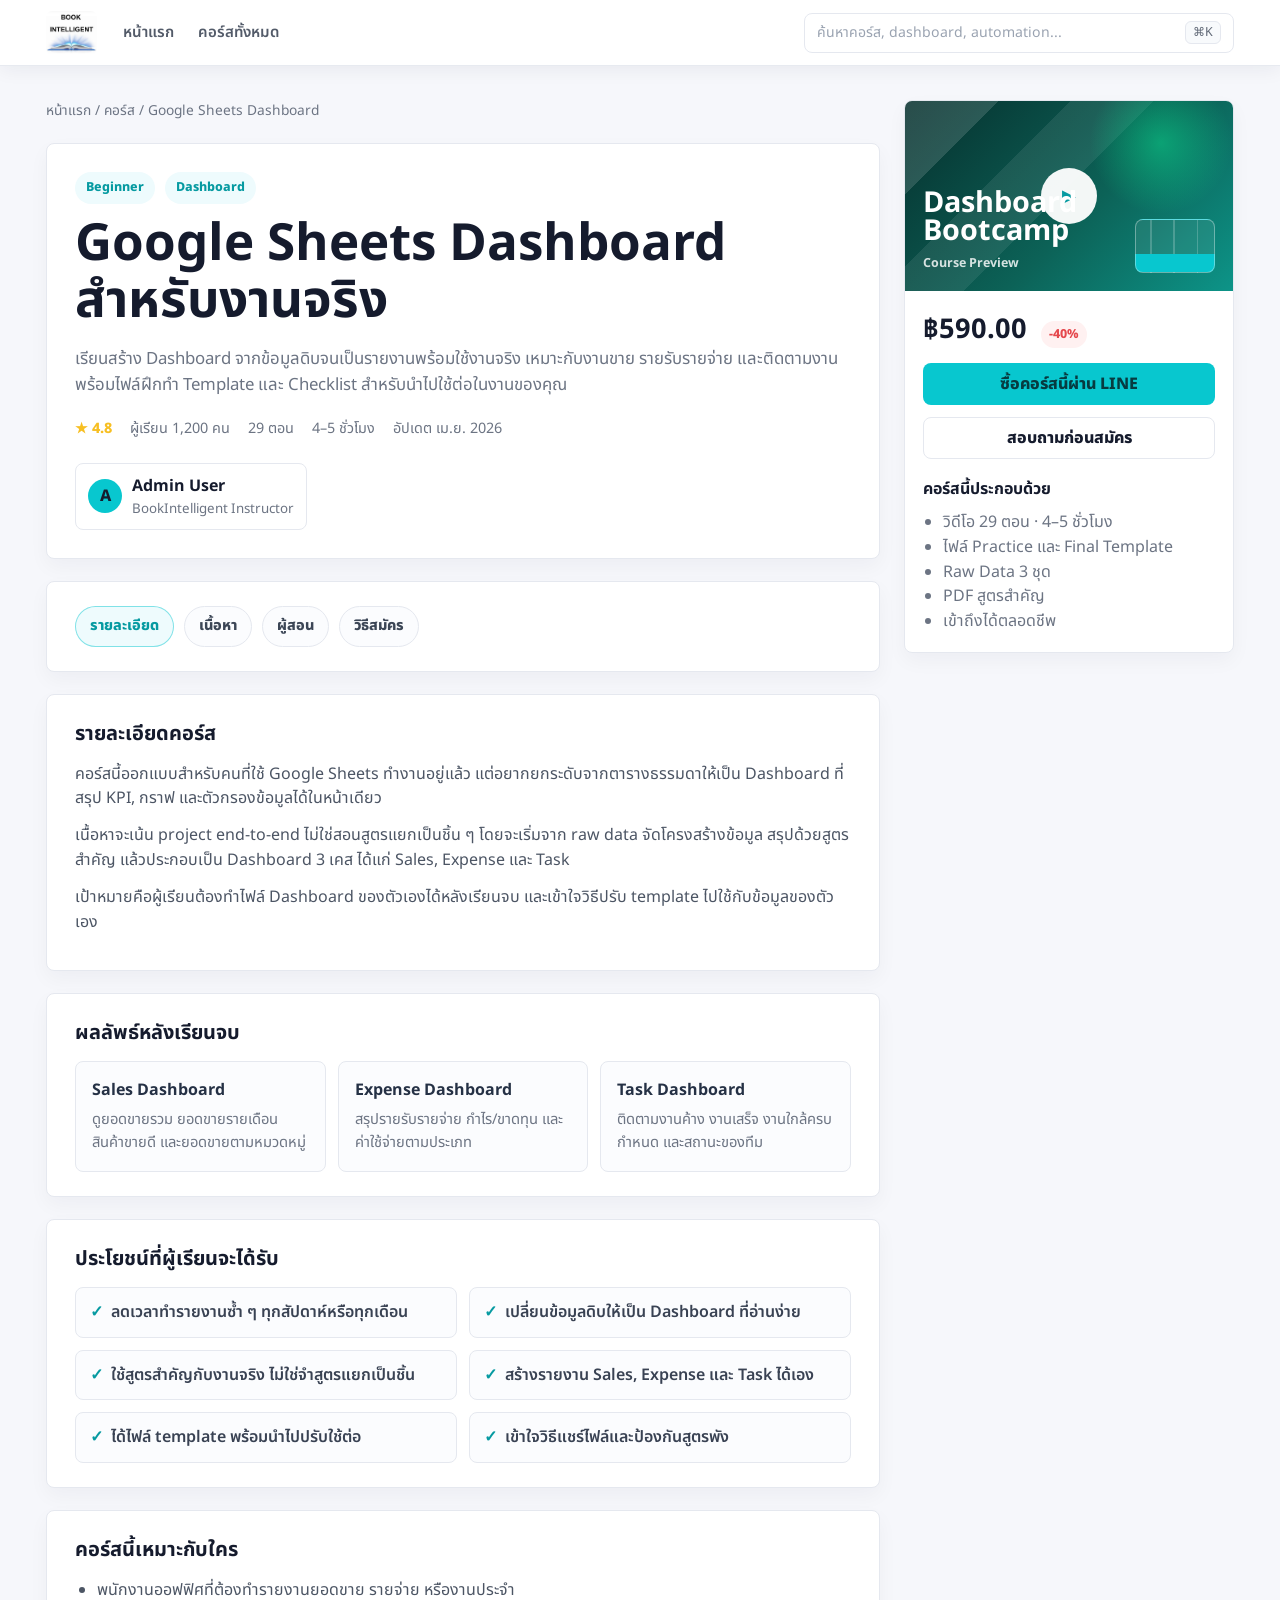
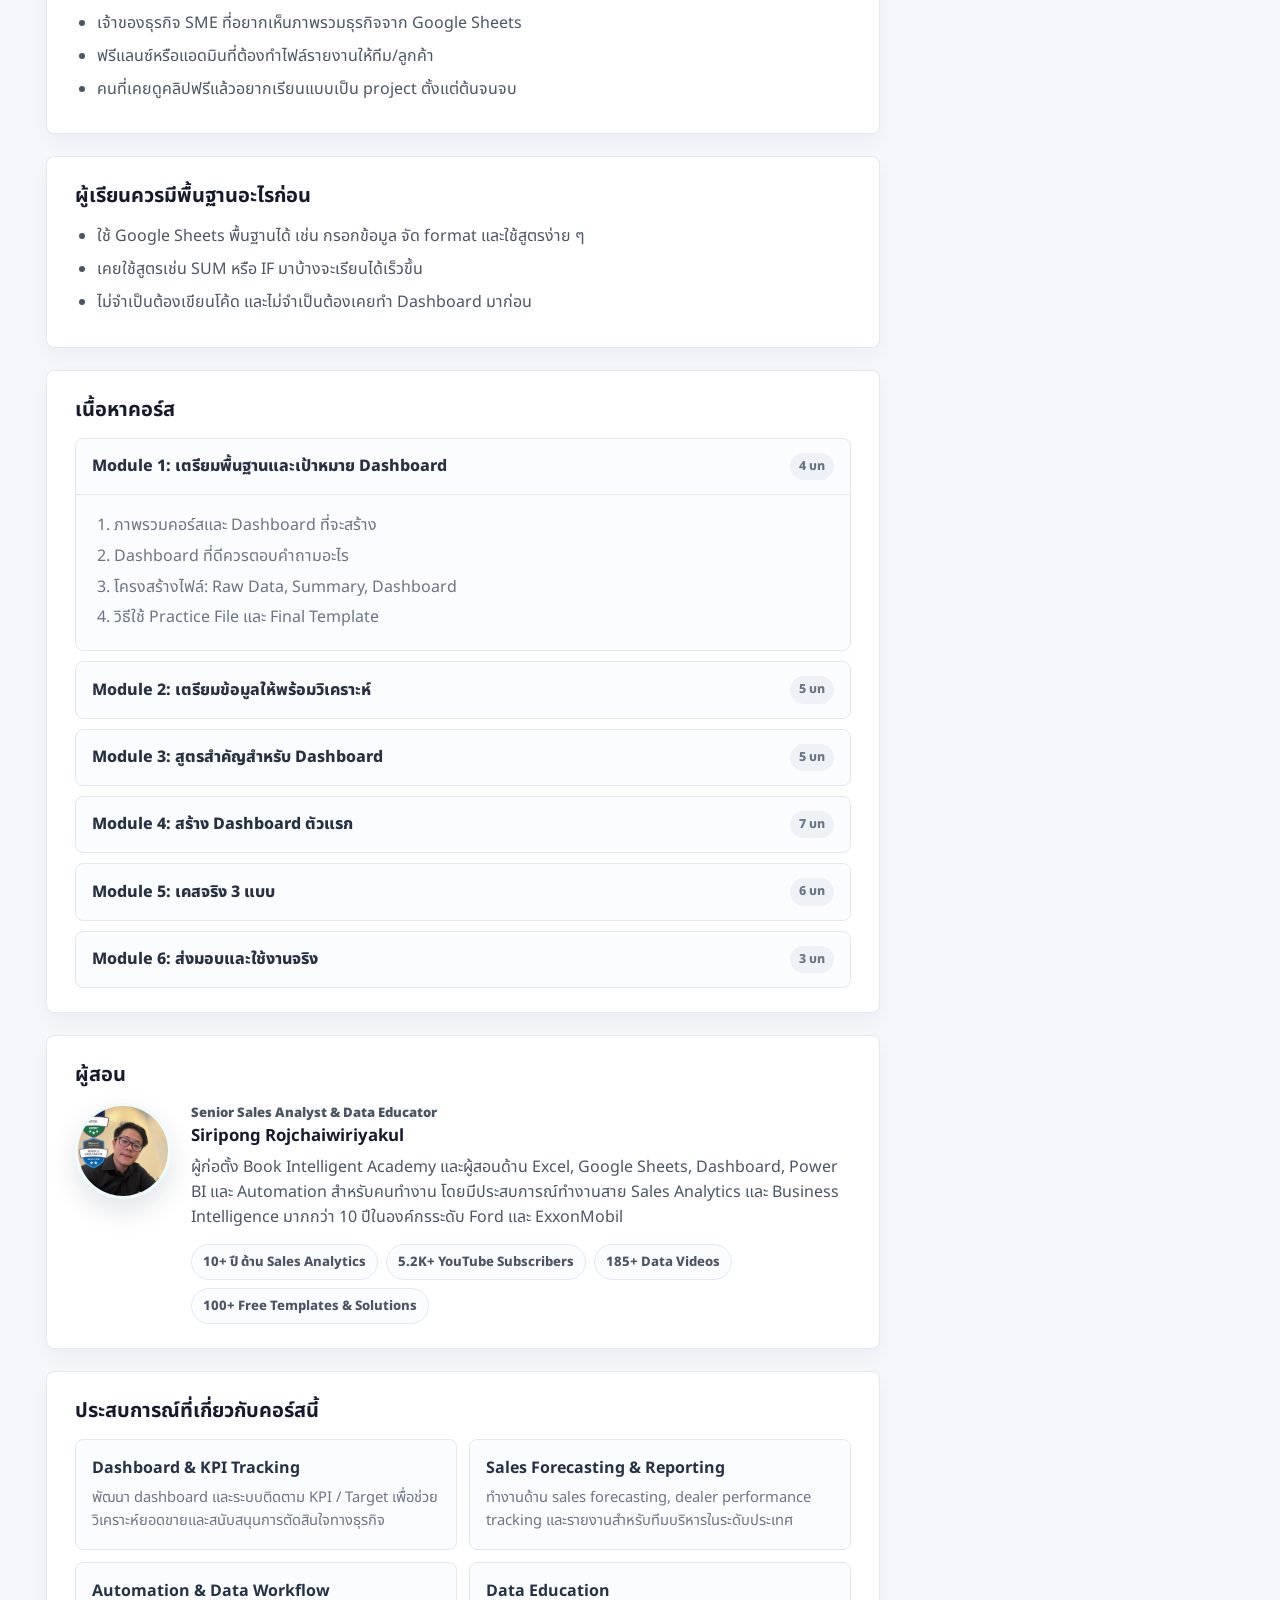
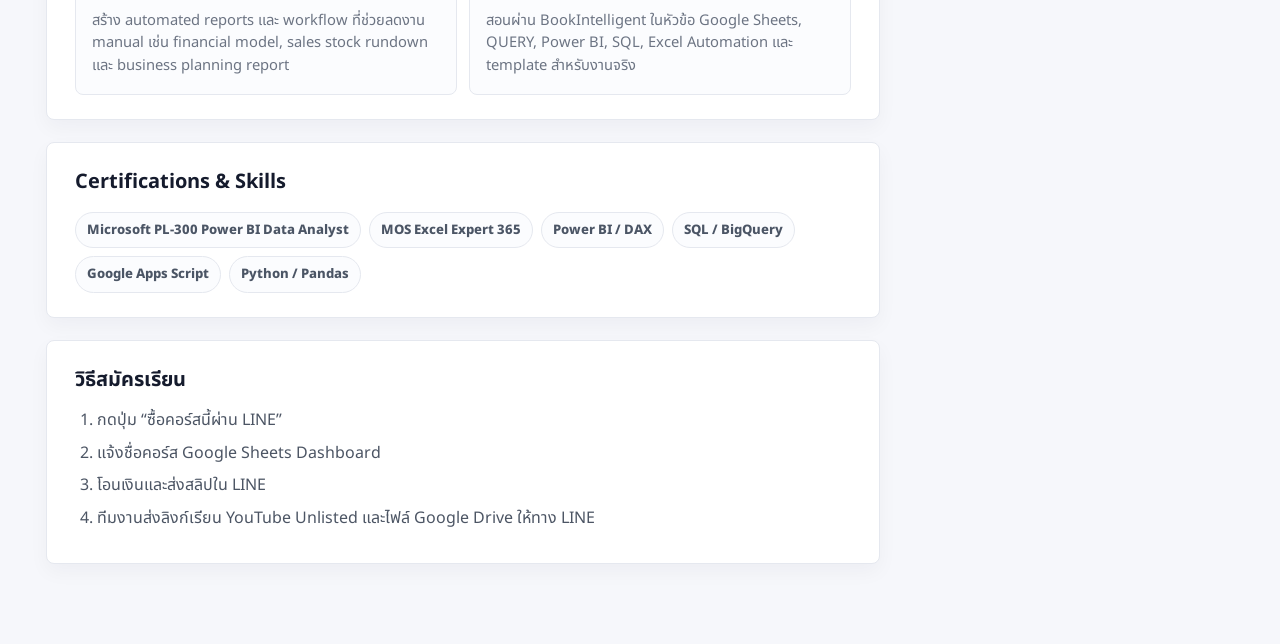
<file: site/courses/google-sheets-dashboard.html>
<!doctype html>
<html lang="th">
<head>
  <meta charset="utf-8">
  <meta name="viewport" content="width=device-width, initial-scale=1">
  <title>Google Sheets Dashboard — BookIntelligent</title>
  <link rel="icon" href="../assets/images/logo.jpg">
  <link rel="preconnect" href="https://fonts.googleapis.com">
  <link rel="preconnect" href="https://fonts.gstatic.com" crossorigin>
  <link href="https://fonts.googleapis.com/css2?family=Noto+Sans+Thai:wght@400;500;600;700;800&display=swap" rel="stylesheet">
  <link rel="stylesheet" href="../assets/css/styles.css">
</head>
<body>
  <div class="bi-shell">
    <header class="bi-topbar">
      <a class="bi-brand" href="../index.html">
        <img src="../assets/images/logo.jpg" class="bi-logo" height="44" alt="BookIntelligent">
      </a>
      <nav class="bi-nav" aria-label="Main navigation">
        <a href="../index.html">หน้าแรก</a>
        <a href="../index.html#courses">คอร์สทั้งหมด</a>
      </nav>
      <form class="bi-search" role="search">
        <span>ค้นหาคอร์ส, dashboard, automation...</span>
        <kbd>⌘K</kbd>
      </form>
    </header>

    <main class="bi-detail-wrap">
      <section class="bi-detail-main">
        <p class="bi-breadcrumb">หน้าแรก / คอร์ส / Google Sheets Dashboard</p>
        <div class="bi-detail-hero">
          <span class="bi-pill">Beginner</span>
          <span class="bi-pill">Dashboard</span>
          <h1>Google Sheets Dashboard สำหรับงานจริง</h1>
          <p>เรียนสร้าง Dashboard จากข้อมูลดิบจนเป็นรายงานพร้อมใช้งานจริง เหมาะกับงานขาย รายรับรายจ่าย และติดตามงาน พร้อมไฟล์ฝึกทำ Template และ Checklist สำหรับนำไปใช้ต่อในงานของคุณ</p>
          <div class="bi-detail-meta">
            <span class="bi-rating">★ 4.8</span>
            <span>ผู้เรียน 1,200 คน</span>
          <span>29 ตอน</span>
          <span>4–5 ชั่วโมง</span>
            <span>อัปเดต เม.ย. 2026</span>
          </div>
          <div class="bi-instructor">
            <span>A</span>
            <div>
              <strong>Admin User</strong>
              <small>BookIntelligent Instructor</small>
            </div>
          </div>
        </div>

        <section class="bi-content-box">
          <div class="bi-tabbar" aria-label="Course sections">
            <a href="#details">รายละเอียด</a>
            <a href="#curriculum">เนื้อหา</a>
            <a href="#instructor">ผู้สอน</a>
            <a href="#payment">วิธีสมัคร</a>
          </div>
        </section>

        <section id="details" class="bi-content-box">
          <h2>รายละเอียดคอร์ส</h2>
          <p>คอร์สนี้ออกแบบสำหรับคนที่ใช้ Google Sheets ทำงานอยู่แล้ว แต่อยากยกระดับจากตารางธรรมดาให้เป็น Dashboard ที่สรุป KPI, กราฟ และตัวกรองข้อมูลได้ในหน้าเดียว</p>
          <p>เนื้อหาจะเน้น project end-to-end ไม่ใช่สอนสูตรแยกเป็นชิ้น ๆ โดยจะเริ่มจาก raw data จัดโครงสร้างข้อมูล สรุปด้วยสูตรสำคัญ แล้วประกอบเป็น Dashboard 3 เคส ได้แก่ Sales, Expense และ Task</p>
          <p>เป้าหมายคือผู้เรียนต้องทำไฟล์ Dashboard ของตัวเองได้หลังเรียนจบ และเข้าใจวิธีปรับ template ไปใช้กับข้อมูลของตัวเอง</p>
        </section>

        <section class="bi-content-box">
          <h2>ผลลัพธ์หลังเรียนจบ</h2>
          <div class="bi-result-grid">
            <div>
              <strong>Sales Dashboard</strong>
              <p>ดูยอดขายรวม ยอดขายรายเดือน สินค้าขายดี และยอดขายตามหมวดหมู่</p>
            </div>
            <div>
              <strong>Expense Dashboard</strong>
              <p>สรุปรายรับรายจ่าย กำไร/ขาดทุน และค่าใช้จ่ายตามประเภท</p>
            </div>
            <div>
              <strong>Task Dashboard</strong>
              <p>ติดตามงานค้าง งานเสร็จ งานใกล้ครบกำหนด และสถานะของทีม</p>
            </div>
          </div>
        </section>

        <section class="bi-content-box">
          <h2>ประโยชน์ที่ผู้เรียนจะได้รับ</h2>
          <div class="bi-check-grid">
            <span>ลดเวลาทำรายงานซ้ำ ๆ ทุกสัปดาห์หรือทุกเดือน</span>
            <span>เปลี่ยนข้อมูลดิบให้เป็น Dashboard ที่อ่านง่าย</span>
            <span>ใช้สูตรสำคัญกับงานจริง ไม่ใช่จำสูตรแยกเป็นชิ้น</span>
            <span>สร้างรายงาน Sales, Expense และ Task ได้เอง</span>
            <span>ได้ไฟล์ template พร้อมนำไปปรับใช้ต่อ</span>
            <span>เข้าใจวิธีแชร์ไฟล์และป้องกันสูตรพัง</span>
          </div>
        </section>

        <section class="bi-content-box">
          <h2>คอร์สนี้เหมาะกับใคร</h2>
          <ul class="bi-bullet-list">
            <li>พนักงานออฟฟิศที่ต้องทำรายงานยอดขาย รายจ่าย หรืองานประจำ</li>
            <li>เจ้าของธุรกิจ SME ที่อยากเห็นภาพรวมธุรกิจจาก Google Sheets</li>
            <li>ฟรีแลนซ์หรือแอดมินที่ต้องทำไฟล์รายงานให้ทีม/ลูกค้า</li>
            <li>คนที่เคยดูคลิปฟรีแล้วอยากเรียนแบบเป็น project ตั้งแต่ต้นจนจบ</li>
          </ul>
        </section>

        <section class="bi-content-box">
          <h2>ผู้เรียนควรมีพื้นฐานอะไรก่อน</h2>
          <ul class="bi-bullet-list">
            <li>ใช้ Google Sheets พื้นฐานได้ เช่น กรอกข้อมูล จัด format และใช้สูตรง่าย ๆ</li>
            <li>เคยใช้สูตรเช่น SUM หรือ IF มาบ้างจะเรียนได้เร็วขึ้น</li>
            <li>ไม่จำเป็นต้องเขียนโค้ด และไม่จำเป็นต้องเคยทำ Dashboard มาก่อน</li>
          </ul>
        </section>

        <section id="curriculum" class="bi-content-box">
          <h2>เนื้อหาคอร์ส</h2>
          <div class="bi-curriculum">
            <details open>
              <summary>Module 1: เตรียมพื้นฐานและเป้าหมาย Dashboard <span>4 บท</span></summary>
              <ol>
                <li>ภาพรวมคอร์สและ Dashboard ที่จะสร้าง</li>
                <li>Dashboard ที่ดีควรตอบคำถามอะไร</li>
                <li>โครงสร้างไฟล์: Raw Data, Summary, Dashboard</li>
                <li>วิธีใช้ Practice File และ Final Template</li>
              </ol>
            </details>
            <details>
              <summary>Module 2: เตรียมข้อมูลให้พร้อมวิเคราะห์ <span>5 บท</span></summary>
              <ol>
                <li>รูปแบบข้อมูลที่ดี: 1 row = 1 transaction</li>
                <li>ทำความสะอาดข้อมูลเบื้องต้น</li>
                <li>จัดการวันที่ เดือน ปี และหมวดหมู่</li>
                <li>ทำ Data Validation และ Dropdown</li>
                <li>จัดระเบียบ Sheet และป้องกันสูตรพัง</li>
              </ol>
            </details>
            <details>
              <summary>Module 3: สูตรสำคัญสำหรับ Dashboard <span>5 บท</span></summary>
              <ol>
                <li>SUMIFS / COUNTIFS สำหรับสรุป KPI</li>
                <li>FILTER สำหรับดึงรายการตามเงื่อนไข</li>
                <li>QUERY สำหรับรายงานแบบยืดหยุ่น</li>
                <li>Dynamic Filter ด้วย cell input</li>
                <li>IF / IFS สำหรับสถานะและเงื่อนไข</li>
              </ol>
            </details>
            <details>
              <summary>Module 4: สร้าง Dashboard ตัวแรก <span>7 บท</span></summary>
              <ol>
                <li>วาง Layout หน้า Dashboard</li>
                <li>สร้าง KPI Cards: ยอดขาย รายจ่าย กำไร งานค้าง</li>
                <li>สร้างกราฟแนวโน้มรายเดือน</li>
                <li>สร้างกราฟตามหมวดหมู่</li>
                <li>ทำ Filter เลือกเดือน / หมวดหมู่ / สถานะ</li>
                <li>Conditional Formatting — highlight ค่าเกิน/ต่ำกว่าเป้า</li>
                <li>ปรับสี ฟอนต์ และระยะห่างให้อ่านง่าย</li>
              </ol>
            </details>
            <details>
              <summary>Module 5: เคสจริง 3 แบบ <span>6 บท</span></summary>
              <ol>
                <li>Sales Dashboard (1): เตรียม data + สูตร KPI ยอดขาย</li>
                <li>Sales Dashboard (2): build layout, chart และส่งมอบ</li>
                <li>Personal Finance Dashboard (1): เตรียม data รายรับรายจ่ายส่วนตัว</li>
                <li>Personal Finance Dashboard (2): build Dashboard วางแผนการเงินส่วนตัว</li>
                <li>Task Dashboard (1): เตรียม data + สูตรติดตามสถานะงาน</li>
                <li>Task Dashboard (2): build layout และ filter ตามทีม/วันครบกำหนด</li>
              </ol>
            </details>
            <details>
              <summary>Module 6: ส่งมอบและใช้งานจริง <span>3 บท</span></summary>
              <ol>
                <li>วิธีแชร์ไฟล์และตั้งสิทธิ์ให้ปลอดภัย</li>
                <li>วิธีทำสำเนา Template ไปใช้กับงานของตัวเอง</li>
                <li>Checklist ตรวจ Dashboard ก่อนใช้งานจริง</li>
              </ol>
            </details>
          </div>
        </section>

        <section id="instructor" class="bi-content-box">
          <h2>ผู้สอน</h2>
          <div class="bi-instructor-panel bi-instructor-panel--profile">
            <img src="../assets/images/siripong-profile.jpg" alt="Siripong Rojchaiwiriyakul">
            <div>
              <p class="bi-instructor-kicker">Senior Sales Analyst & Data Educator</p>
              <h3><a href="https://www.bookintelligent.com/siripong-rojchaiwiriyakul/" target="_blank" rel="noopener">Siripong Rojchaiwiriyakul</a></h3>
              <p>ผู้ก่อตั้ง Book Intelligent Academy และผู้สอนด้าน Excel, Google Sheets, Dashboard, Power BI และ Automation สำหรับคนทำงาน โดยมีประสบการณ์ทำงานสาย Sales Analytics และ Business Intelligence มากกว่า 10 ปีในองค์กรระดับ Ford และ ExxonMobil</p>
              <div class="bi-instructor-stats">
                <span>10+ ปี ด้าน Sales Analytics</span>
                <span>5.2K+ YouTube Subscribers</span>
                <span>185+ Data Videos</span>
                <span>100+ Free Templates & Solutions</span>
              </div>
            </div>
          </div>
        </section>

        <section class="bi-content-box">
          <h2>ประสบการณ์ที่เกี่ยวกับคอร์สนี้</h2>
          <div class="bi-experience-grid">
            <div>
              <strong>Dashboard & KPI Tracking</strong>
              <p>พัฒนา dashboard และระบบติดตาม KPI / Target เพื่อช่วยวิเคราะห์ยอดขายและสนับสนุนการตัดสินใจทางธุรกิจ</p>
            </div>
            <div>
              <strong>Sales Forecasting & Reporting</strong>
              <p>ทำงานด้าน sales forecasting, dealer performance tracking และรายงานสำหรับทีมบริหารในระดับประเทศ</p>
            </div>
            <div>
              <strong>Automation & Data Workflow</strong>
              <p>สร้าง automated reports และ workflow ที่ช่วยลดงาน manual เช่น financial model, sales stock rundown และ business planning report</p>
            </div>
            <div>
              <strong>Data Education</strong>
              <p>สอนผ่าน BookIntelligent ในหัวข้อ Google Sheets, QUERY, Power BI, SQL, Excel Automation และ template สำหรับงานจริง</p>
            </div>
          </div>
        </section>

        <section class="bi-content-box">
          <h2>Certifications & Skills</h2>
          <div class="bi-skill-tags">
            <span>Microsoft PL-300 Power BI Data Analyst</span>
            <span>MOS Excel Expert 365</span>
            <span>Power BI / DAX</span>
            <span>SQL / BigQuery</span>
            <span>Google Apps Script</span>
            <span>Python / Pandas</span>
          </div>
        </section>

        <section id="payment" class="bi-content-box">
          <h2>วิธีสมัครเรียน</h2>
          <ol class="bi-number-list">
            <li>กดปุ่ม “ซื้อคอร์สนี้ผ่าน LINE”</li>
            <li>แจ้งชื่อคอร์ส Google Sheets Dashboard</li>
            <li>โอนเงินและส่งสลิปใน LINE</li>
            <li>ทีมงานส่งลิงก์เรียน YouTube Unlisted และไฟล์ Google Drive ให้ทาง LINE</li>
          </ol>
        </section>
      </section>

      <aside class="bi-buy-card">
        <a class="bi-thumb bi-thumb--sheets bi-thumb--video" href="#">
          <span class="bi-play">▶</span>
          <strong>Dashboard<br>Bootcamp</strong>
          <small>Course Preview</small>
        </a>
        <div class="bi-buy-card__body">
          <strong class="bi-price">฿590.00</strong>
          <span class="bi-discount">-40%</span>
          <a class="bi-buy-button" href="https://line.me/R/ti/p/%40741imcyw" target="_blank" rel="noopener">ซื้อคอร์สนี้ผ่าน LINE</a>
          <a class="bi-secondary-button" href="https://line.me/R/ti/p/%40741imcyw" target="_blank" rel="noopener">สอบถามก่อนสมัคร</a>
          <h3>คอร์สนี้ประกอบด้วย</h3>
          <ul>
            <li>วิดีโอ 29 ตอน · 4–5 ชั่วโมง</li>
            <li>ไฟล์ Practice และ Final Template</li>
            <li>Raw Data 3 ชุด</li>
            <li>PDF สูตรสำคัญ</li>
            <li>เข้าถึงได้ตลอดชีพ</li>
          </ul>
        </div>
      </aside>
    </main>
  </div>
</body>
</html>
</file>
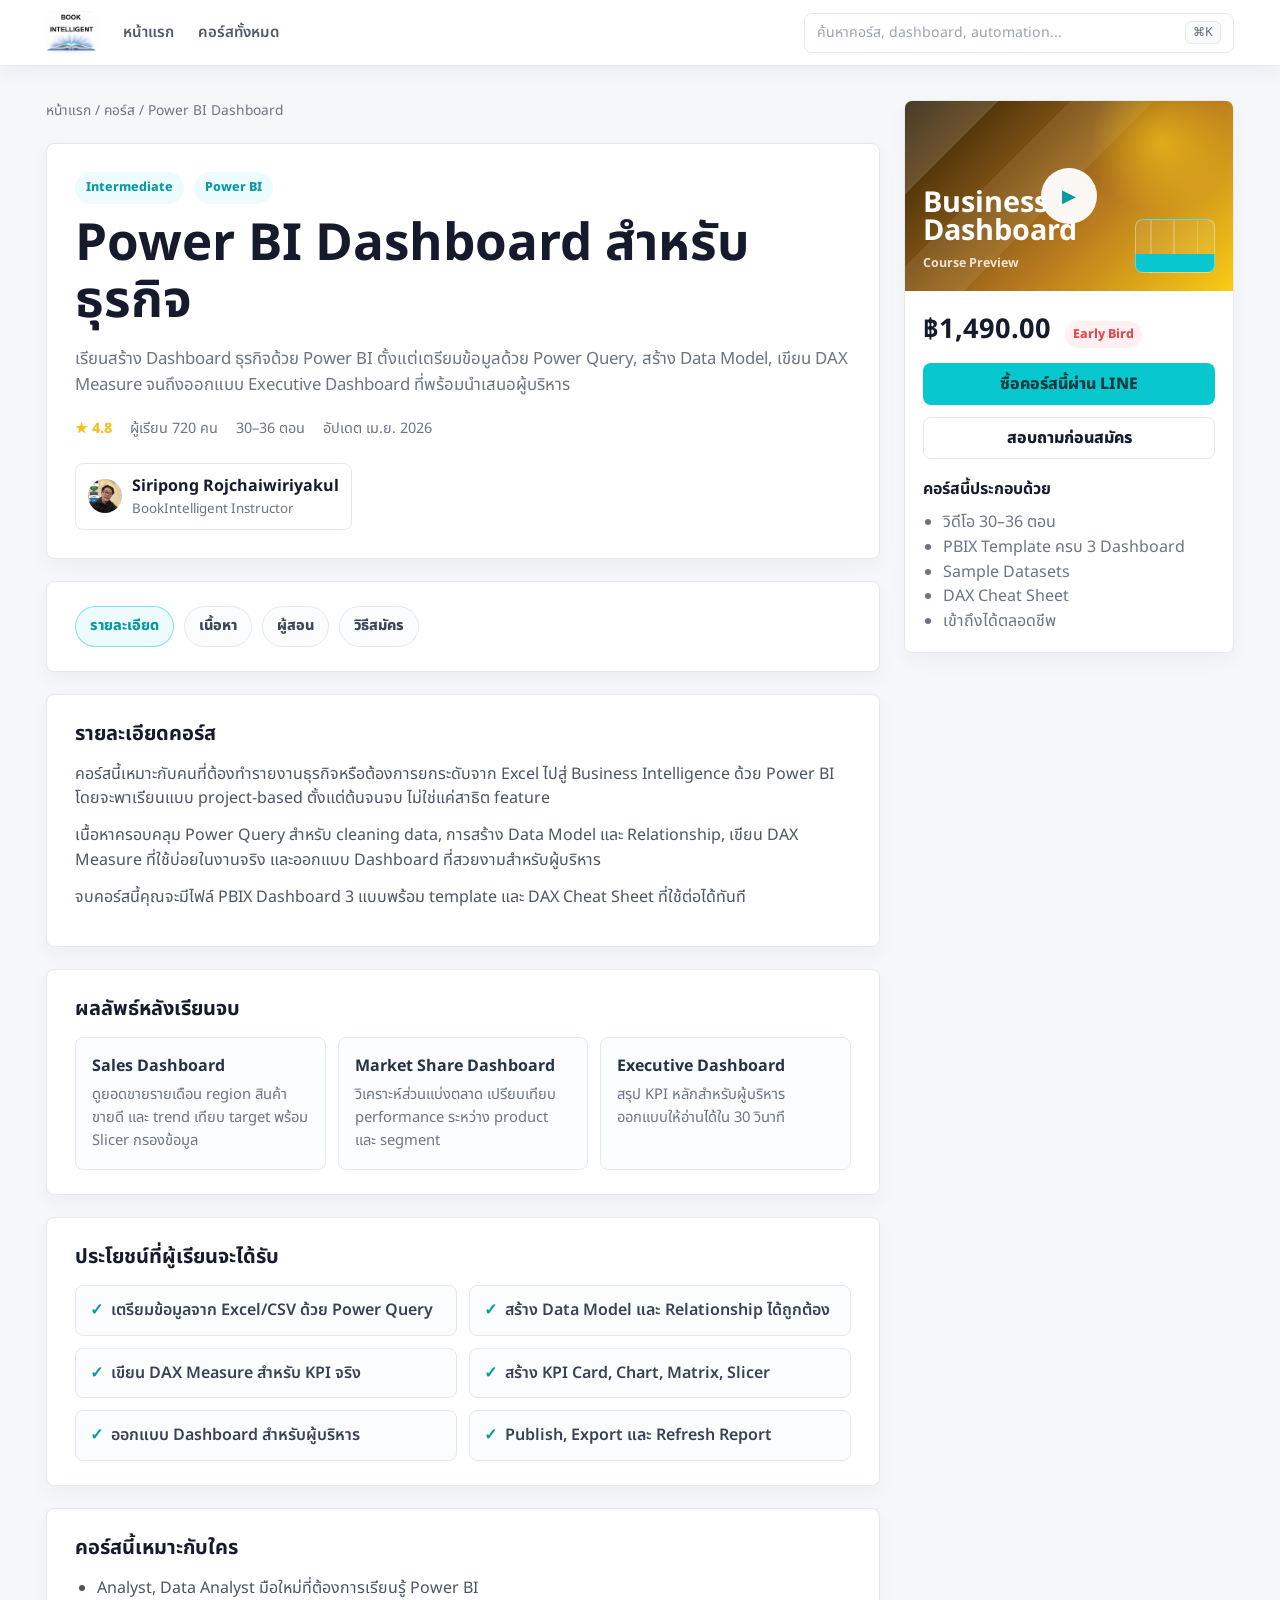
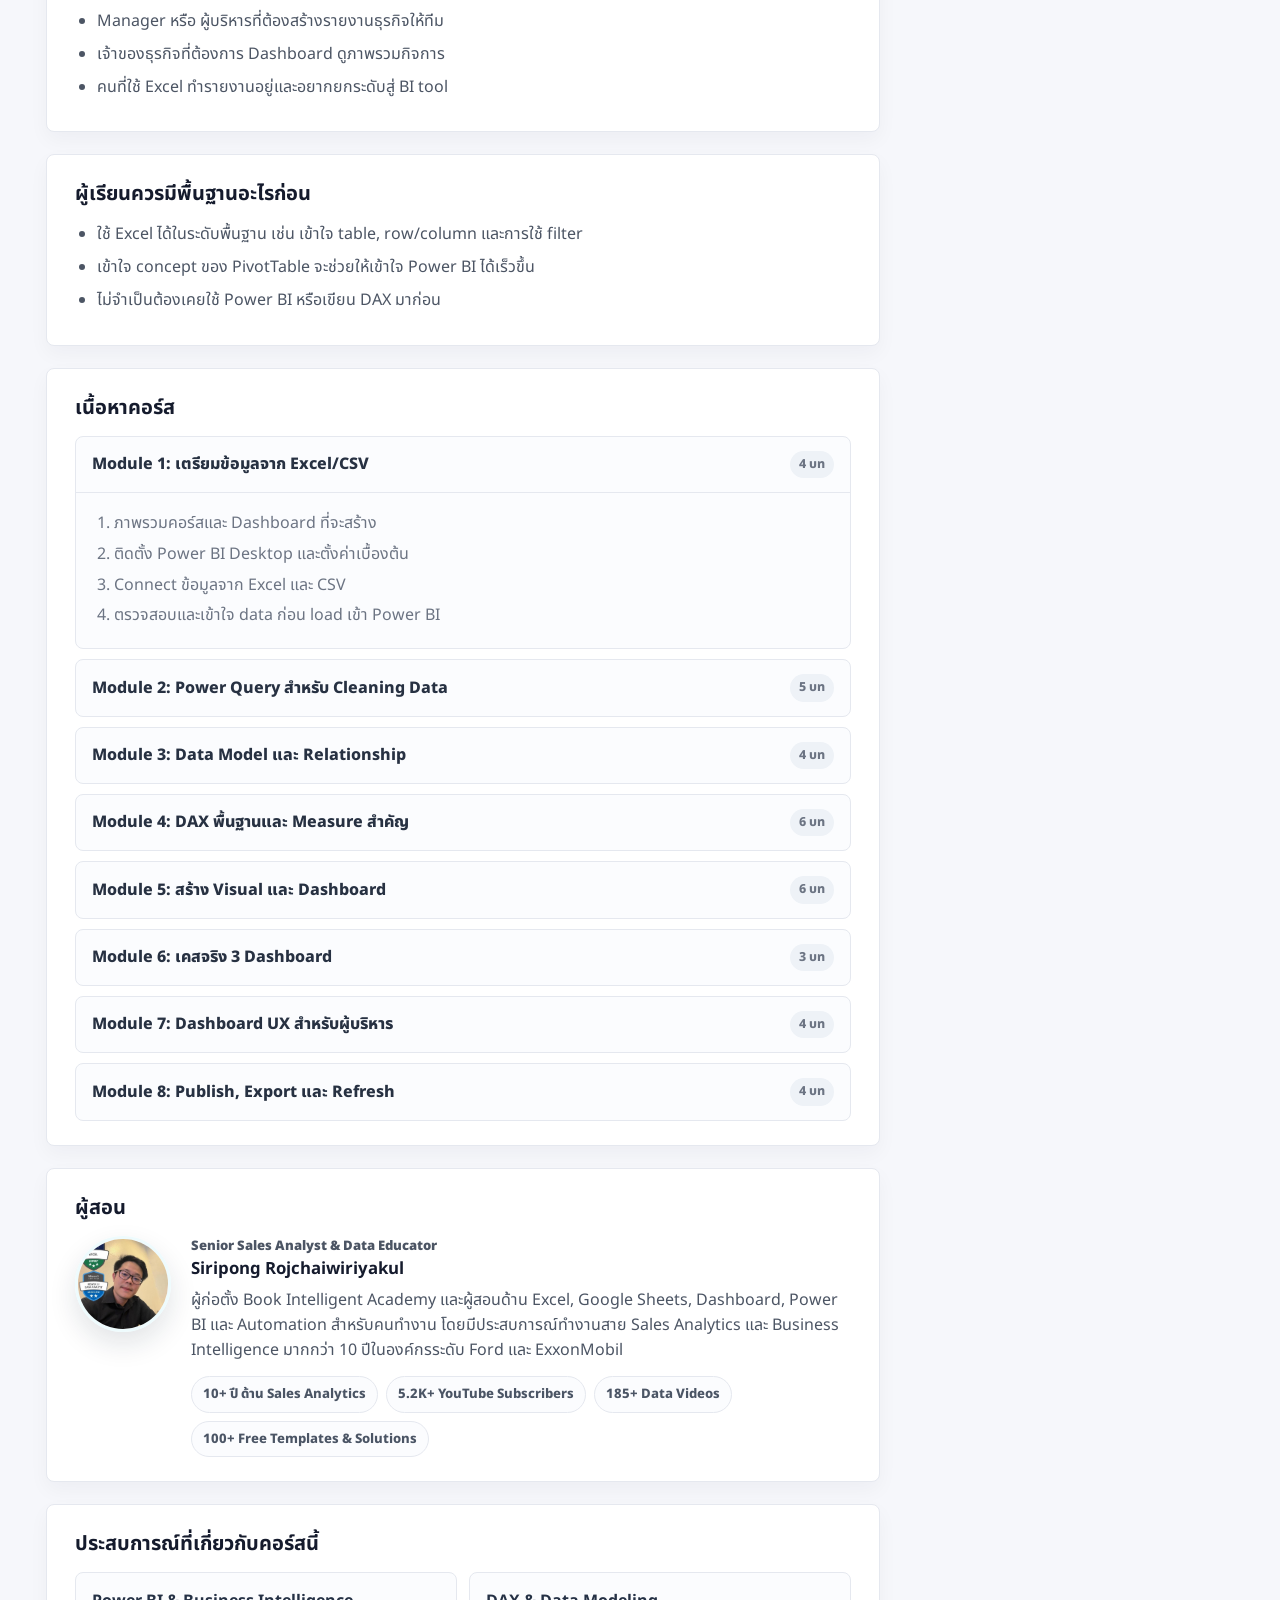
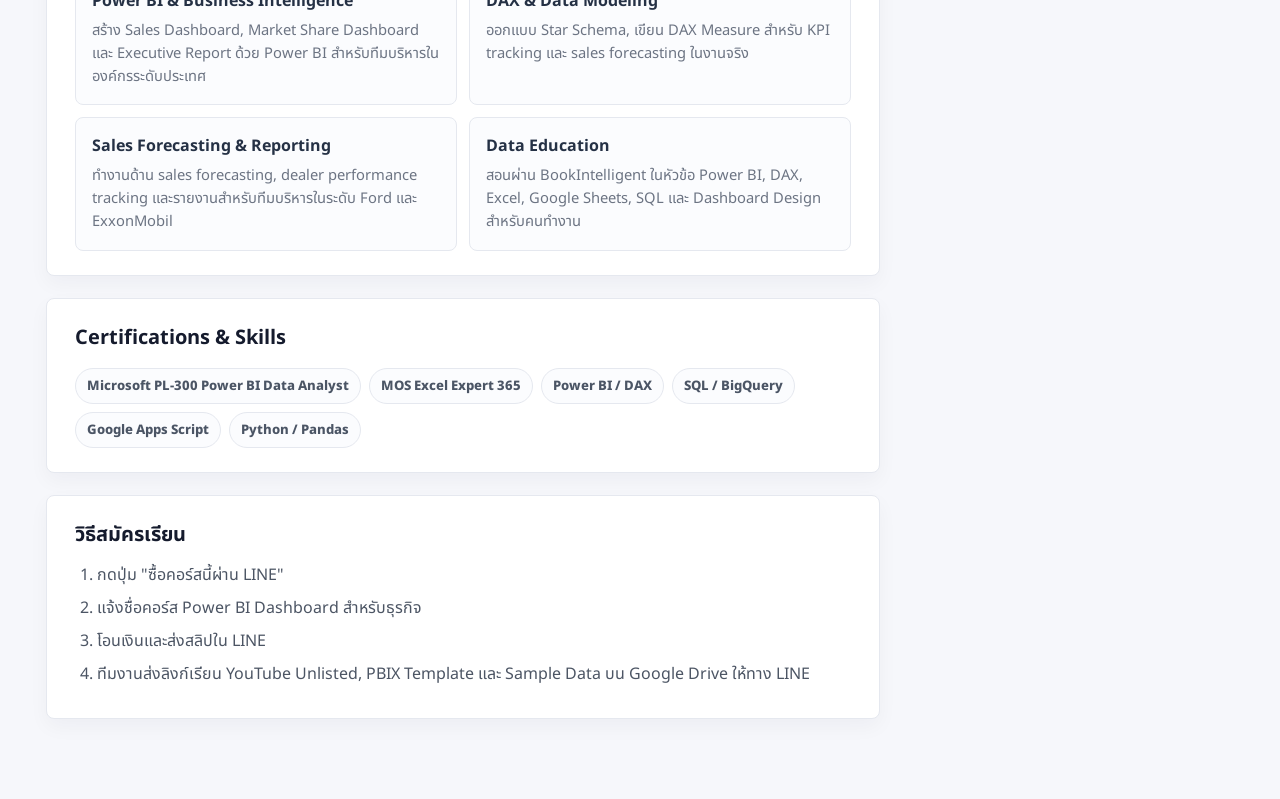
<file: site/courses/power-bi-dashboard.html>
<!doctype html>
<html lang="th">
<head>
  <meta charset="utf-8">
  <meta name="viewport" content="width=device-width, initial-scale=1">
  <title>Power BI Dashboard สำหรับธุรกิจ — BookIntelligent</title>
  <link rel="icon" href="../assets/images/logo.jpg">
  <link rel="preconnect" href="https://fonts.googleapis.com">
  <link rel="preconnect" href="https://fonts.gstatic.com" crossorigin>
  <link href="https://fonts.googleapis.com/css2?family=Noto+Sans+Thai:wght@400;500;600;700;800&display=swap" rel="stylesheet">
  <link rel="stylesheet" href="../assets/css/styles.css">
</head>
<body>
  <div class="bi-shell">
    <header class="bi-topbar">
      <a class="bi-brand" href="../index.html">
        <img src="../assets/images/logo.jpg" class="bi-logo" height="44" alt="BookIntelligent">
      </a>
      <nav class="bi-nav" aria-label="Main navigation">
        <a href="../index.html">หน้าแรก</a>
        <a href="../index.html#courses">คอร์สทั้งหมด</a>
      </nav>
      <form class="bi-search" role="search">
        <span>ค้นหาคอร์ส, dashboard, automation...</span>
        <kbd>⌘K</kbd>
      </form>
    </header>

    <main class="bi-detail-wrap">
      <section class="bi-detail-main">
        <p class="bi-breadcrumb">หน้าแรก / คอร์ส / Power BI Dashboard</p>
        <div class="bi-detail-hero">
          <span class="bi-pill">Intermediate</span>
          <span class="bi-pill">Power BI</span>
          <h1>Power BI Dashboard สำหรับธุรกิจ</h1>
          <p>เรียนสร้าง Dashboard ธุรกิจด้วย Power BI ตั้งแต่เตรียมข้อมูลด้วย Power Query, สร้าง Data Model, เขียน DAX Measure จนถึงออกแบบ Executive Dashboard ที่พร้อมนำเสนอผู้บริหาร</p>
          <div class="bi-detail-meta">
            <span class="bi-rating">★ 4.8</span>
            <span>ผู้เรียน 720 คน</span>
            <span>30–36 ตอน</span>
            <span>อัปเดต เม.ย. 2026</span>
          </div>
          <div class="bi-instructor">
            <img src="../assets/images/siripong-profile.jpg" alt="Siripong" style="width:34px;height:34px;border-radius:50%;object-fit:cover;">
            <div>
              <strong>Siripong Rojchaiwiriyakul</strong>
              <small>BookIntelligent Instructor</small>
            </div>
          </div>
        </div>

        <section class="bi-content-box">
          <div class="bi-tabbar" aria-label="Course sections">
            <a href="#details">รายละเอียด</a>
            <a href="#curriculum">เนื้อหา</a>
            <a href="#instructor">ผู้สอน</a>
            <a href="#payment">วิธีสมัคร</a>
          </div>
        </section>

        <section id="details" class="bi-content-box">
          <h2>รายละเอียดคอร์ส</h2>
          <p>คอร์สนี้เหมาะกับคนที่ต้องทำรายงานธุรกิจหรือต้องการยกระดับจาก Excel ไปสู่ Business Intelligence ด้วย Power BI โดยจะพาเรียนแบบ project-based ตั้งแต่ต้นจนจบ ไม่ใช่แค่สาธิต feature</p>
          <p>เนื้อหาครอบคลุม Power Query สำหรับ cleaning data, การสร้าง Data Model และ Relationship, เขียน DAX Measure ที่ใช้บ่อยในงานจริง และออกแบบ Dashboard ที่สวยงามสำหรับผู้บริหาร</p>
          <p>จบคอร์สนี้คุณจะมีไฟล์ PBIX Dashboard 3 แบบพร้อม template และ DAX Cheat Sheet ที่ใช้ต่อได้ทันที</p>
        </section>

        <section class="bi-content-box">
          <h2>ผลลัพธ์หลังเรียนจบ</h2>
          <div class="bi-result-grid">
            <div>
              <strong>Sales Dashboard</strong>
              <p>ดูยอดขายรายเดือน region สินค้าขายดี และ trend เทียบ target พร้อม Slicer กรองข้อมูล</p>
            </div>
            <div>
              <strong>Market Share Dashboard</strong>
              <p>วิเคราะห์ส่วนแบ่งตลาด เปรียบเทียบ performance ระหว่าง product และ segment</p>
            </div>
            <div>
              <strong>Executive Dashboard</strong>
              <p>สรุป KPI หลักสำหรับผู้บริหาร ออกแบบให้อ่านได้ใน 30 วินาที</p>
            </div>
          </div>
        </section>

        <section class="bi-content-box">
          <h2>ประโยชน์ที่ผู้เรียนจะได้รับ</h2>
          <div class="bi-check-grid">
            <span>เตรียมข้อมูลจาก Excel/CSV ด้วย Power Query</span>
            <span>สร้าง Data Model และ Relationship ได้ถูกต้อง</span>
            <span>เขียน DAX Measure สำหรับ KPI จริง</span>
            <span>สร้าง KPI Card, Chart, Matrix, Slicer</span>
            <span>ออกแบบ Dashboard สำหรับผู้บริหาร</span>
            <span>Publish, Export และ Refresh Report</span>
          </div>
        </section>

        <section class="bi-content-box">
          <h2>คอร์สนี้เหมาะกับใคร</h2>
          <ul class="bi-bullet-list">
            <li>Analyst, Data Analyst มือใหม่ที่ต้องการเรียนรู้ Power BI</li>
            <li>Manager หรือ ผู้บริหารที่ต้องสร้างรายงานธุรกิจให้ทีม</li>
            <li>เจ้าของธุรกิจที่ต้องการ Dashboard ดูภาพรวมกิจการ</li>
            <li>คนที่ใช้ Excel ทำรายงานอยู่และอยากยกระดับสู่ BI tool</li>
          </ul>
        </section>

        <section class="bi-content-box">
          <h2>ผู้เรียนควรมีพื้นฐานอะไรก่อน</h2>
          <ul class="bi-bullet-list">
            <li>ใช้ Excel ได้ในระดับพื้นฐาน เช่น เข้าใจ table, row/column และการใช้ filter</li>
            <li>เข้าใจ concept ของ PivotTable จะช่วยให้เข้าใจ Power BI ได้เร็วขึ้น</li>
            <li>ไม่จำเป็นต้องเคยใช้ Power BI หรือเขียน DAX มาก่อน</li>
          </ul>
        </section>

        <section id="curriculum" class="bi-content-box">
          <h2>เนื้อหาคอร์ส</h2>
          <div class="bi-curriculum">
            <details open>
              <summary>Module 1: เตรียมข้อมูลจาก Excel/CSV <span>4 บท</span></summary>
              <ol>
                <li>ภาพรวมคอร์สและ Dashboard ที่จะสร้าง</li>
                <li>ติดตั้ง Power BI Desktop และตั้งค่าเบื้องต้น</li>
                <li>Connect ข้อมูลจาก Excel และ CSV</li>
                <li>ตรวจสอบและเข้าใจ data ก่อน load เข้า Power BI</li>
              </ol>
            </details>
            <details>
              <summary>Module 2: Power Query สำหรับ Cleaning Data <span>5 บท</span></summary>
              <ol>
                <li>Power Query Editor: ภาพรวมและ interface</li>
                <li>เปลี่ยน data type, rename column และ remove error</li>
                <li>Filter, sort และ remove duplicate rows</li>
                <li>Split column, Merge column และ Custom Column</li>
                <li>Append และ Merge queries หลายตาราง</li>
              </ol>
            </details>
            <details>
              <summary>Module 3: Data Model และ Relationship <span>4 บท</span></summary>
              <ol>
                <li>Star Schema: Fact table และ Dimension table คืออะไร</li>
                <li>สร้าง Relationship ระหว่างตาราง</li>
                <li>ตั้งค่า Relationship Direction และ Cardinality</li>
                <li>สร้าง Date Table สำหรับวิเคราะห์ตามเวลา</li>
              </ol>
            </details>
            <details>
              <summary>Module 4: DAX พื้นฐานและ Measure สำคัญ <span>6 บท</span></summary>
              <ol>
                <li>DAX คืออะไร และต่างจาก Excel อย่างไร</li>
                <li>Measure vs Calculated Column</li>
                <li>SUM, COUNT, AVERAGE, DIVIDE</li>
                <li>CALCULATE และ Filter Context</li>
                <li>Time Intelligence: YTD, MTD, SAMEPERIODLASTYEAR</li>
                <li>IF, SWITCH, ISBLANK สำหรับ logic ใน Measure</li>
              </ol>
            </details>
            <details>
              <summary>Module 5: สร้าง Visual และ Dashboard <span>6 บท</span></summary>
              <ol>
                <li>KPI Card, Multi-row Card</li>
                <li>Bar Chart, Line Chart, Combo Chart</li>
                <li>Matrix: แสดงข้อมูลแบบตาราง cross-tab</li>
                <li>Slicer: กรองข้อมูลแบบ interactive</li>
                <li>Drill-through และ Tooltip</li>
                <li>ออกแบบ layout หน้า Dashboard</li>
              </ol>
            </details>
            <details>
              <summary>Module 6: เคสจริง 3 Dashboard <span>3 บท</span></summary>
              <ol>
                <li>Sales Dashboard: ยอดขาย, target, top products และ region</li>
                <li>Market Share Dashboard: ส่วนแบ่งตลาดและการเปรียบเทียบ</li>
                <li>Executive Dashboard: KPI summary สำหรับผู้บริหาร</li>
              </ol>
            </details>
            <details>
              <summary>Module 7: Dashboard UX สำหรับผู้บริหาร <span>4 บท</span></summary>
              <ol>
                <li>หลักการออกแบบ Dashboard ที่อ่านง่ายใน 30 วินาที</li>
                <li>เลือก visual ที่เหมาะกับข้อมูลแต่ละประเภท</li>
                <li>ใช้สี, font และ spacing อย่างถูกหลัก</li>
                <li>Checklist ก่อนนำเสนอ Dashboard จริง</li>
              </ol>
            </details>
            <details>
              <summary>Module 8: Publish, Export และ Refresh <span>4 บท</span></summary>
              <ol>
                <li>Publish ขึ้น Power BI Service</li>
                <li>Export เป็น PDF และ PowerPoint</li>
                <li>ตั้ง Data Refresh อัตโนมัติ</li>
                <li>แชร์ report และตั้งสิทธิ์ผู้ใช้</li>
              </ol>
            </details>
          </div>
        </section>

        <section id="instructor" class="bi-content-box">
          <h2>ผู้สอน</h2>
          <div class="bi-instructor-panel bi-instructor-panel--profile">
            <img src="../assets/images/siripong-profile.jpg" alt="Siripong Rojchaiwiriyakul">
            <div>
              <p class="bi-instructor-kicker">Senior Sales Analyst & Data Educator</p>
              <h3><a href="https://www.bookintelligent.com/siripong-rojchaiwiriyakul/" target="_blank" rel="noopener">Siripong Rojchaiwiriyakul</a></h3>
              <p>ผู้ก่อตั้ง Book Intelligent Academy และผู้สอนด้าน Excel, Google Sheets, Dashboard, Power BI และ Automation สำหรับคนทำงาน โดยมีประสบการณ์ทำงานสาย Sales Analytics และ Business Intelligence มากกว่า 10 ปีในองค์กรระดับ Ford และ ExxonMobil</p>
              <div class="bi-instructor-stats">
                <span>10+ ปี ด้าน Sales Analytics</span>
                <span>5.2K+ YouTube Subscribers</span>
                <span>185+ Data Videos</span>
                <span>100+ Free Templates & Solutions</span>
              </div>
            </div>
          </div>
        </section>

        <section class="bi-content-box">
          <h2>ประสบการณ์ที่เกี่ยวกับคอร์สนี้</h2>
          <div class="bi-experience-grid">
            <div>
              <strong>Power BI & Business Intelligence</strong>
              <p>สร้าง Sales Dashboard, Market Share Dashboard และ Executive Report ด้วย Power BI สำหรับทีมบริหารในองค์กรระดับประเทศ</p>
            </div>
            <div>
              <strong>DAX & Data Modeling</strong>
              <p>ออกแบบ Star Schema, เขียน DAX Measure สำหรับ KPI tracking และ sales forecasting ในงานจริง</p>
            </div>
            <div>
              <strong>Sales Forecasting & Reporting</strong>
              <p>ทำงานด้าน sales forecasting, dealer performance tracking และรายงานสำหรับทีมบริหารในระดับ Ford และ ExxonMobil</p>
            </div>
            <div>
              <strong>Data Education</strong>
              <p>สอนผ่าน BookIntelligent ในหัวข้อ Power BI, DAX, Excel, Google Sheets, SQL และ Dashboard Design สำหรับคนทำงาน</p>
            </div>
          </div>
        </section>

        <section class="bi-content-box">
          <h2>Certifications & Skills</h2>
          <div class="bi-skill-tags">
            <span>Microsoft PL-300 Power BI Data Analyst</span>
            <span>MOS Excel Expert 365</span>
            <span>Power BI / DAX</span>
            <span>SQL / BigQuery</span>
            <span>Google Apps Script</span>
            <span>Python / Pandas</span>
          </div>
        </section>

        <section id="payment" class="bi-content-box">
          <h2>วิธีสมัครเรียน</h2>
          <ol class="bi-number-list">
            <li>กดปุ่ม "ซื้อคอร์สนี้ผ่าน LINE"</li>
            <li>แจ้งชื่อคอร์ส Power BI Dashboard สำหรับธุรกิจ</li>
            <li>โอนเงินและส่งสลิปใน LINE</li>
            <li>ทีมงานส่งลิงก์เรียน YouTube Unlisted, PBIX Template และ Sample Data บน Google Drive ให้ทาง LINE</li>
          </ol>
        </section>
      </section>

      <aside class="bi-buy-card">
        <a class="bi-thumb bi-thumb--powerbi bi-thumb--video" href="#">
          <span class="bi-play">▶</span>
          <strong>Business<br>Dashboard</strong>
          <small>Course Preview</small>
        </a>
        <div class="bi-buy-card__body">
          <strong class="bi-price">฿1,490.00</strong>
          <span class="bi-discount">Early Bird</span>
          <a class="bi-buy-button" href="https://line.me/R/ti/p/%40741imcyw" target="_blank" rel="noopener">ซื้อคอร์สนี้ผ่าน LINE</a>
          <a class="bi-secondary-button" href="https://line.me/R/ti/p/%40741imcyw" target="_blank" rel="noopener">สอบถามก่อนสมัคร</a>
          <h3>คอร์สนี้ประกอบด้วย</h3>
          <ul>
            <li>วิดีโอ 30–36 ตอน</li>
            <li>PBIX Template ครบ 3 Dashboard</li>
            <li>Sample Datasets</li>
            <li>DAX Cheat Sheet</li>
            <li>เข้าถึงได้ตลอดชีพ</li>
          </ul>
        </div>
      </aside>
    </main>
  </div>
</body>
</html>
</file>
<file: site/assets/css/styles.css>
:root {
  --bi-bg: #f6f7fb;
  --bi-surface: #ffffff;
  --bi-ink: #151b2d;
  --bi-muted: #6c7483;
  --bi-soft: #eef2f7;
  --bi-line: #e5e8ef;
  --bi-cyan: #08c7cf;
  --bi-cyan-dark: #069aa1;
  --bi-yellow: #f7bf22;
  --bi-shadow: 0 12px 28px rgba(20, 30, 50, 0.08);
}

* {
  box-sizing: border-box;
}

html {
  scroll-behavior: smooth;
}

body {
  margin: 0;
  background: var(--bi-bg);
  color: var(--bi-ink);
  font-family: "Noto Sans Thai", Arial, sans-serif;
  line-height: 1.55;
}

a {
  color: inherit;
  text-decoration: none;
}

.bi-shell {
  min-height: 100vh;
}

.bi-topbar {
  position: sticky;
  top: 0;
  z-index: 10;
  display: grid;
  grid-template-columns: auto auto minmax(220px, 1fr);
  gap: 26px;
  align-items: center;
  min-height: 66px;
  padding: 0 46px;
  border-bottom: 1px solid rgba(229, 232, 239, 0.9);
  background: rgba(255, 255, 255, 0.92);
  box-shadow: 0 4px 18px rgba(20, 30, 50, 0.06);
  backdrop-filter: blur(14px);
}

.bi-brand {
  display: inline-flex;
  align-items: center;
  gap: 10px;
  font-weight: 800;
}

.bi-logo {
  display: block;
  width: auto;
  flex-shrink: 0;
  border-radius: 6px;
}

.bi-nav {
  display: flex;
  align-items: center;
  gap: 24px;
  color: #535b69;
  font-size: 0.94rem;
  font-weight: 600;
}

.bi-search {
  justify-self: end;
  width: min(100%, 430px);
  min-height: 40px;
  display: flex;
  align-items: center;
  justify-content: space-between;
  gap: 12px;
  margin: 0;
  border: 1px solid var(--bi-line);
  border-radius: 8px;
  background: #ffffff;
  color: #9aa3b1;
  padding: 0 12px;
  font-size: 0.88rem;
}

.bi-search kbd {
  border: 1px solid var(--bi-line);
  border-radius: 6px;
  background: #f8fafc;
  color: #5f6775;
  padding: 1px 7px;
  font-family: inherit;
  font-size: 0.78rem;
}

.bi-search input {
  width: 100%;
  min-width: 0;
  border: 0;
  outline: 0;
  background: transparent;
  color: var(--bi-ink);
  font: inherit;
}

.bi-search input::placeholder {
  color: #9aa3b1;
}

.bi-page-head {
  display: flex;
  align-items: center;
  justify-content: space-between;
  gap: 24px;
  padding: 58px 46px 42px;
  background: #ffffff;
}

.bi-page-head p {
  margin: 0 0 8px;
  color: var(--bi-muted);
  font-weight: 700;
}

.bi-author-bar {
  display: flex;
  align-items: center;
  flex-shrink: 0;
  gap: 14px;
}

.bi-author-avatar {
  width: 48px;
  height: 48px;
  flex-shrink: 0;
  border-radius: 50%;
  object-fit: cover;
  border: 2px solid var(--bi-cyan);
}

.bi-author-info {
  display: flex;
  flex-direction: column;
  gap: 3px;
}

.bi-author-info strong {
  color: var(--bi-ink);
  font-size: 0.95rem;
}

.bi-author-info > span {
  color: var(--bi-muted);
  font-size: 0.82rem;
}

.bi-cert-badges {
  display: flex;
  flex-wrap: wrap;
  gap: 6px;
  margin-top: 4px;
}

.bi-cert-badges span {
  border: 1px solid rgba(8, 199, 207, 0.4);
  border-radius: 999px;
  background: #eefbfd;
  color: var(--bi-cyan-dark);
  padding: 2px 9px;
  font-size: 0.74rem;
  font-weight: 800;
}

.bi-page-head h1 {
  margin: 0;
  color: var(--bi-ink);
  font-size: clamp(2.3rem, 5vw, 4rem);
  line-height: 1.1;
  letter-spacing: 0;
}

.bi-catalog {
  display: grid;
  grid-template-columns: repeat(4, minmax(0, 1fr));
  gap: 22px;
  padding: 28px 46px 42px;
}

.bi-empty {
  margin: 0 46px 78px;
  border: 1px solid var(--bi-line);
  border-radius: 8px;
  background: #ffffff;
  color: var(--bi-muted);
  padding: 22px;
  text-align: center;
  font-weight: 700;
}

.bi-course-card {
  overflow: hidden;
  border: 1px solid var(--bi-line);
  border-radius: 8px;
  background: var(--bi-surface);
  box-shadow: 0 8px 20px rgba(20, 30, 50, 0.05);
  transition: transform 180ms ease, box-shadow 180ms ease, border-color 180ms ease;
}

.bi-course-card:hover,
.bi-course-card--active {
  border-color: rgba(8, 199, 207, 0.75);
  box-shadow: 0 14px 34px rgba(8, 199, 207, 0.16);
  transform: translateY(-2px);
}

.bi-thumb {
  position: relative;
  min-height: 156px;
  display: flex;
  flex-direction: column;
  justify-content: flex-end;
  overflow: hidden;
  color: #ffffff;
  padding: 18px;
}

.bi-thumb::before {
  content: "";
  position: absolute;
  inset: 0;
  background:
    linear-gradient(135deg, rgba(255, 255, 255, 0.16) 0 22%, transparent 22% 34%, rgba(255, 255, 255, 0.08) 34% 52%, transparent 52%),
    radial-gradient(circle at 80% 20%, rgba(255, 255, 255, 0.28), transparent 28%),
    linear-gradient(135deg, #0f172a, #111827);
}

.bi-thumb::after {
  content: "";
  position: absolute;
  right: 18px;
  bottom: 18px;
  width: 78px;
  height: 52px;
  border: 1px solid rgba(255, 255, 255, 0.35);
  border-radius: 8px;
  background:
    linear-gradient(to top, var(--bi-cyan) 0 34%, transparent 34%),
    linear-gradient(to right, transparent 0 18%, rgba(255, 255, 255, 0.2) 18% 20%, transparent 20% 48%, rgba(255, 255, 255, 0.2) 48% 50%, transparent 50% 78%, rgba(255, 255, 255, 0.2) 78% 80%, transparent 80%),
    rgba(255, 255, 255, 0.08);
}

.bi-thumb--sheets::before {
  background:
    radial-gradient(circle at 78% 22%, rgba(10, 212, 139, 0.55), transparent 24%),
    linear-gradient(135deg, rgba(255, 255, 255, 0.14) 0 18%, transparent 18% 32%, rgba(255, 255, 255, 0.08) 32% 48%, transparent 48%),
    linear-gradient(135deg, #062f2d, #0c6257 56%, #0d9488);
}

.bi-thumb--excel::before {
  background:
    radial-gradient(circle at 78% 22%, rgba(34, 197, 94, 0.5), transparent 24%),
    linear-gradient(135deg, rgba(255, 255, 255, 0.14) 0 18%, transparent 18% 32%, rgba(255, 255, 255, 0.08) 32% 48%, transparent 48%),
    linear-gradient(135deg, #05351f, #107c41 58%, #19a866);
}

.bi-thumb--app::before {
  background:
    radial-gradient(circle at 78% 22%, rgba(96, 165, 250, 0.58), transparent 24%),
    linear-gradient(135deg, rgba(255, 255, 255, 0.14) 0 18%, transparent 18% 32%, rgba(255, 255, 255, 0.08) 32% 48%, transparent 48%),
    linear-gradient(135deg, #111827, #1d4ed8 58%, #06b6d4);
}

.bi-thumb--powerbi::before {
  background:
    radial-gradient(circle at 78% 22%, rgba(250, 204, 21, 0.62), transparent 24%),
    linear-gradient(135deg, rgba(255, 255, 255, 0.14) 0 18%, transparent 18% 32%, rgba(255, 255, 255, 0.08) 32% 48%, transparent 48%),
    linear-gradient(135deg, #2b1b04, #b7791f 58%, #facc15);
}

.bi-live,
.bi-thumb__tag,
.bi-thumb strong,
.bi-thumb small,
.bi-play {
  position: relative;
  z-index: 1;
}

.bi-live {
  position: absolute;
  top: 12px;
  left: 12px;
  border-radius: 999px;
  background: #f04438;
  color: #ffffff;
  padding: 2px 7px;
  font-size: 0.68rem;
  font-weight: 800;
}

.bi-thumb__tag {
  width: fit-content;
  margin-bottom: 7px;
  border-radius: 999px;
  background: rgba(0, 0, 0, 0.36);
  padding: 4px 9px;
  font-size: 0.72rem;
  font-weight: 800;
}

.bi-thumb strong {
  font-size: 1.8rem;
  line-height: 0.98;
  letter-spacing: 0;
}

.bi-thumb small {
  max-width: 70%;
  margin-top: 8px;
  color: rgba(255, 255, 255, 0.82);
  font-size: 0.78rem;
  font-weight: 700;
}

.bi-course-card__body {
  padding: 16px;
}

.bi-course-card h2 {
  min-height: 50px;
  margin: 0;
  color: var(--bi-ink);
  font-size: 1rem;
  line-height: 1.45;
  letter-spacing: 0;
}

.bi-teacher {
  margin: 8px 0 0;
  color: var(--bi-muted);
  font-size: 0.86rem;
}

.bi-meta {
  display: flex;
  flex-wrap: wrap;
  gap: 8px 12px;
  align-items: center;
  margin-top: 12px;
  color: var(--bi-muted);
  font-size: 0.82rem;
}

.bi-rating {
  color: var(--bi-yellow);
  font-weight: 800;
}

.bi-card-foot {
  display: flex;
  align-items: center;
  justify-content: space-between;
  gap: 12px;
  margin-top: 18px;
}

.bi-card-foot strong {
  color: var(--bi-ink);
  font-size: 1.15rem;
}

.bi-card-foot span {
  border: 1px solid var(--bi-line);
  border-radius: 999px;
  background: #f7f8fb;
  color: #707887;
  padding: 6px 12px;
  font-size: 0.78rem;
  font-weight: 700;
}

.bi-line-link {
  display: flex;
  min-height: 38px;
  align-items: center;
  justify-content: center;
  margin-top: 14px;
  border-radius: 8px;
  background: var(--bi-cyan);
  color: #073b40;
  font-size: 0.9rem;
  font-weight: 800;
}

.bi-footer {
  display: grid;
  grid-template-columns: 2fr repeat(4, 1fr);
  gap: 46px;
  padding: 42px 46px;
  border-top: 1px solid var(--bi-line);
  background: #ffffff;
  color: var(--bi-muted);
}

.bi-footer p {
  max-width: 340px;
  margin: 14px 0 0;
}

.bi-footer h3 {
  margin: 0 0 12px;
  color: #566070;
  font-size: 0.95rem;
}

.bi-footer a:not(.bi-brand) {
  display: block;
  margin-top: 9px;
}

.bi-brand--footer span {
  width: 24px;
  height: 24px;
  border-radius: 7px;
}

.bi-detail-wrap {
  display: grid;
  grid-template-columns: minmax(0, 1fr) 330px;
  gap: 24px;
  padding: 34px 46px 80px;
}

.bi-detail-main {
  display: grid;
  gap: 22px;
}

.bi-breadcrumb {
  margin: 0;
  color: var(--bi-muted);
  font-size: 0.86rem;
}

.bi-detail-hero,
.bi-content-box,
.bi-buy-card {
  border: 1px solid var(--bi-line);
  border-radius: 8px;
  background: #ffffff;
  box-shadow: 0 8px 20px rgba(20, 30, 50, 0.04);
}

.bi-detail-hero {
  padding: 28px;
}

.bi-pill {
  display: inline-flex;
  margin: 0 6px 12px 0;
  border-radius: 999px;
  background: #eefbfd;
  color: var(--bi-cyan-dark);
  padding: 6px 11px;
  font-size: 0.78rem;
  font-weight: 800;
}

.bi-detail-hero h1 {
  max-width: 780px;
  margin: 0;
  font-size: clamp(2rem, 4vw, 3.2rem);
  line-height: 1.12;
}

.bi-detail-hero p {
  max-width: 780px;
  margin: 16px 0 0;
  color: var(--bi-muted);
  font-size: 1.05rem;
}

.bi-detail-meta {
  display: flex;
  flex-wrap: wrap;
  gap: 10px 18px;
  margin-top: 20px;
  color: var(--bi-muted);
  font-size: 0.9rem;
}

.bi-instructor {
  display: flex;
  width: fit-content;
  align-items: center;
  gap: 10px;
  margin-top: 22px;
  border: 1px solid var(--bi-line);
  border-radius: 8px;
  padding: 10px 12px;
}

.bi-instructor > span {
  width: 34px;
  height: 34px;
  display: grid;
  place-items: center;
  border-radius: 50%;
  background: var(--bi-cyan);
  font-weight: 800;
}

.bi-instructor small {
  display: block;
  color: var(--bi-muted);
}

.bi-content-box {
  padding: 24px 28px;
}

.bi-content-box h2 {
  margin: 0 0 12px;
  font-size: 1.25rem;
}

.bi-content-box p {
  margin: 0 0 12px;
  color: #4c5564;
}

.bi-check-grid {
  display: grid;
  grid-template-columns: repeat(2, minmax(0, 1fr));
  gap: 12px;
}

.bi-check-grid span {
  border: 1px solid var(--bi-line);
  border-radius: 8px;
  background: #fbfcfe;
  padding: 12px 14px;
  color: #394253;
  font-weight: 600;
}

.bi-check-grid span::before {
  content: "✓";
  margin-right: 8px;
  color: var(--bi-cyan-dark);
  font-weight: 900;
}

.bi-result-grid {
  display: grid;
  grid-template-columns: repeat(3, minmax(0, 1fr));
  gap: 12px;
}

.bi-result-grid div {
  border: 1px solid var(--bi-line);
  border-radius: 8px;
  background: #fbfcfe;
  padding: 16px;
}

.bi-result-grid strong {
  display: block;
  margin-bottom: 6px;
  color: #253145;
  font-size: 1rem;
}

.bi-result-grid p {
  margin: 0;
  color: var(--bi-muted);
  font-size: 0.92rem;
}

.bi-tabbar {
  display: flex;
  flex-wrap: wrap;
  gap: 10px;
}

.bi-tabbar a {
  border: 1px solid var(--bi-line);
  border-radius: 999px;
  background: #fbfcfe;
  color: #3c4656;
  padding: 8px 14px;
  font-size: 0.9rem;
  font-weight: 800;
}

.bi-tabbar a:first-child {
  border-color: rgba(8, 199, 207, 0.48);
  background: #eefbfd;
  color: var(--bi-cyan-dark);
}

.bi-bullet-list,
.bi-number-list {
  margin: 0;
  padding-left: 22px;
  color: #4c5564;
}

.bi-bullet-list li,
.bi-number-list li {
  margin: 8px 0;
}

.bi-curriculum {
  display: grid;
  gap: 10px;
}

.bi-curriculum details {
  border: 1px solid var(--bi-line);
  border-radius: 8px;
  background: #fbfcfe;
  overflow: hidden;
}

.bi-curriculum summary {
  cursor: pointer;
  display: flex;
  align-items: center;
  justify-content: space-between;
  gap: 16px;
  padding: 14px 16px;
  color: #273142;
  font-weight: 800;
}

.bi-curriculum summary span {
  flex: 0 0 auto;
  border-radius: 999px;
  background: #eef2f7;
  color: var(--bi-muted);
  padding: 4px 9px;
  font-size: 0.78rem;
}

.bi-curriculum details p {
  margin: 0;
  border-top: 1px solid var(--bi-line);
  padding: 12px 16px 14px;
  color: var(--bi-muted);
}

.bi-curriculum ol {
  margin: 0;
  border-top: 1px solid var(--bi-line);
  padding: 12px 16px 14px 38px;
  color: var(--bi-muted);
}

.bi-curriculum li {
  margin: 6px 0;
}

.bi-instructor-panel {
  display: flex;
  gap: 16px;
  align-items: flex-start;
}

.bi-instructor-panel--profile {
  gap: 20px;
}

.bi-instructor-panel--profile img {
  width: 96px;
  height: 96px;
  flex: 0 0 auto;
  border: 3px solid #eefbfd;
  border-radius: 50%;
  object-fit: cover;
  box-shadow: 0 12px 28px rgba(20, 30, 50, 0.12);
}

.bi-instructor-panel > span {
  width: 54px;
  height: 54px;
  flex: 0 0 auto;
  display: grid;
  place-items: center;
  border-radius: 50%;
  background: var(--bi-cyan);
  color: #073b40;
  font-size: 1.2rem;
  font-weight: 900;
}

.bi-instructor-panel h3 {
  margin: 0 0 6px;
  font-size: 1.05rem;
}

.bi-instructor-panel p {
  margin: 0;
}

.bi-instructor-kicker {
  color: var(--bi-cyan-dark);
  font-size: 0.82rem;
  font-weight: 900;
}

.bi-instructor-stats,
.bi-skill-tags {
  display: flex;
  flex-wrap: wrap;
  gap: 8px;
  margin-top: 14px;
}

.bi-instructor-stats span,
.bi-skill-tags span {
  border: 1px solid var(--bi-line);
  border-radius: 999px;
  background: #fbfcfe;
  color: #4b5565;
  padding: 7px 11px;
  font-size: 0.82rem;
  font-weight: 800;
}

.bi-experience-grid {
  display: grid;
  grid-template-columns: repeat(2, minmax(0, 1fr));
  gap: 12px;
}

.bi-experience-grid div {
  border: 1px solid var(--bi-line);
  border-radius: 8px;
  background: #fbfcfe;
  padding: 16px;
}

.bi-experience-grid strong {
  display: block;
  margin-bottom: 6px;
  color: #253145;
}

.bi-experience-grid p {
  margin: 0;
  color: var(--bi-muted);
  font-size: 0.92rem;
}

.bi-buy-card {
  position: sticky;
  top: 90px;
  align-self: start;
  overflow: hidden;
}

.bi-thumb--video {
  min-height: 190px;
  align-items: flex-start;
}

.bi-play {
  position: absolute;
  top: 50%;
  left: 50%;
  width: 56px;
  height: 56px;
  display: grid;
  place-items: center;
  border-radius: 50%;
  background: rgba(255, 255, 255, 0.95);
  color: var(--bi-cyan-dark);
  transform: translate(-50%, -50%);
  font-size: 1.15rem;
}

.bi-buy-card__body {
  padding: 18px;
}

.bi-price {
  display: inline-block;
  font-size: 1.7rem;
}

.bi-discount {
  margin-left: 10px;
  border-radius: 999px;
  background: #fff1f1;
  color: #e5484d;
  padding: 4px 8px;
  font-size: 0.78rem;
  font-weight: 800;
}

.bi-buy-button,
.bi-secondary-button {
  display: flex;
  min-height: 42px;
  align-items: center;
  justify-content: center;
  border-radius: 8px;
  margin-top: 12px;
  font-weight: 800;
}

.bi-buy-button {
  background: var(--bi-cyan);
  color: #073b40;
}

.bi-secondary-button {
  border: 1px solid var(--bi-line);
  background: #ffffff;
}

.bi-buy-card h3 {
  margin: 18px 0 8px;
  font-size: 1rem;
}

.bi-buy-card ul {
  margin: 0;
  padding-left: 20px;
  color: var(--bi-muted);
}

@media (max-width: 1100px) {
  .bi-topbar {
    grid-template-columns: auto 1fr;
  }

  .bi-nav {
    display: none;
  }

  .bi-catalog {
    grid-template-columns: repeat(2, minmax(0, 1fr));
  }

  .bi-footer {
    grid-template-columns: repeat(3, minmax(0, 1fr));
  }
}

@media (max-width: 820px) {
  .bi-topbar {
    grid-template-columns: 1fr auto;
    gap: 14px;
    padding: 12px 18px;
  }

  .bi-logo {
    height: 36px;
  }

  .bi-search {
    grid-column: 1 / -1;
    justify-self: stretch;
    width: 100%;
  }

  .bi-page-head {
    flex-direction: column;
    align-items: flex-start;
    gap: 16px;
    padding: 32px 18px 24px;
  }

  .bi-author-bar {
    width: 100%;
  }

  .bi-catalog {
    grid-template-columns: 1fr;
    padding: 20px 18px 34px;
  }

  .bi-empty {
    margin: 0 18px 42px;
  }

  .bi-footer {
    grid-template-columns: 1fr 1fr;
    padding: 30px 18px;
  }

  .bi-detail-wrap {
    grid-template-columns: 1fr;
    padding: 24px 18px 54px;
  }

  .bi-buy-card {
    position: static;
  }

  .bi-check-grid {
    grid-template-columns: 1fr;
  }
}

@media (max-width: 560px) {
  .bi-logo {
    height: 30px;
  }

  .bi-page-head h1 {
    font-size: 2.2rem;
  }

  .bi-footer,
  .bi-result-grid,
  .bi-experience-grid {
    grid-template-columns: 1fr;
  }

  .bi-instructor-panel--profile {
    flex-direction: column;
  }

  .bi-detail-hero h1 {
    font-size: 1.7rem;
  }

  .bi-buy-card__body {
    padding: 14px;
  }
}
</file>
